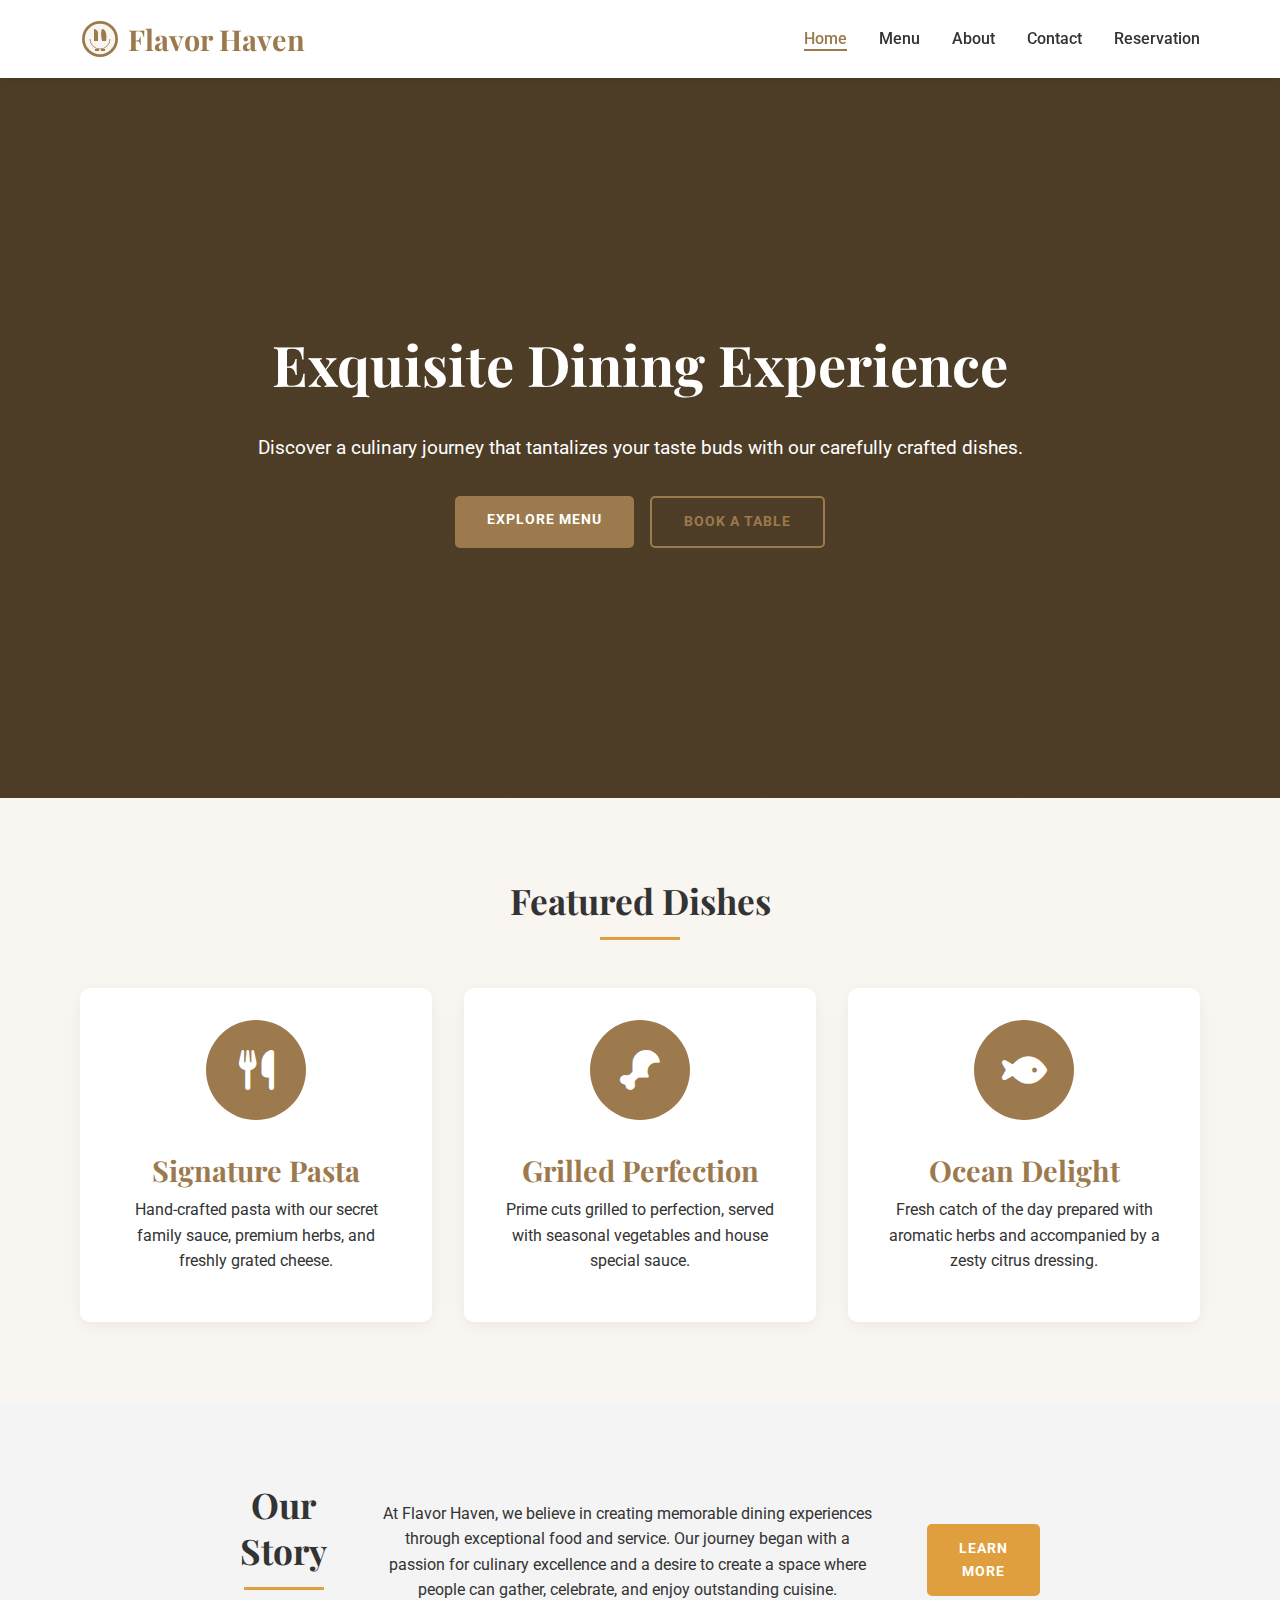
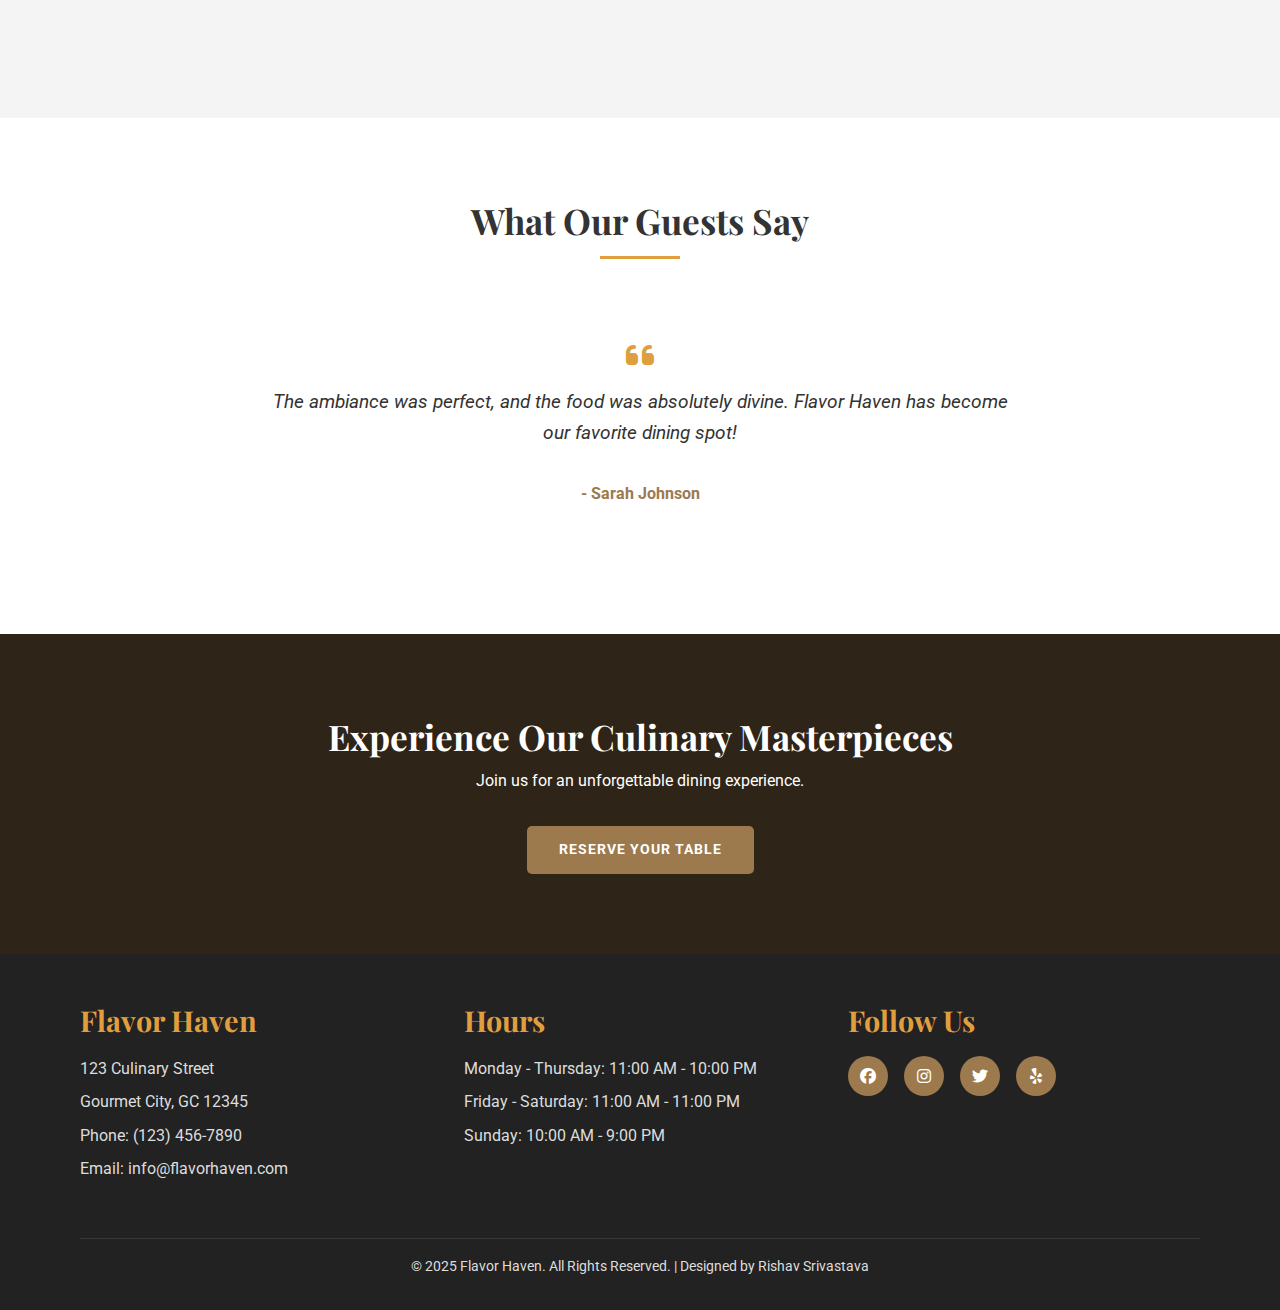
<file: index.html>
<!DOCTYPE html>
<html lang="en">
<head>
    <meta charset="UTF-8">
    <meta name="viewport" content="width=device-width, initial-scale=1.0">
    <title>Flavor Haven - Exquisite Dining Experience</title>
    <meta name="description" content="Flavor Haven offers an exquisite dining experience with a diverse menu of delicious dishes in a warm, welcoming atmosphere.">
    <!-- Google Fonts -->
    <link rel="preconnect" href="https://fonts.googleapis.com">
    <link rel="preconnect" href="https://fonts.gstatic.com" crossorigin>
    <link href="https://fonts.googleapis.com/css2?family=Playfair+Display:wght@400;700&family=Roboto:wght@300;400;700&display=swap" rel="stylesheet">
    <!-- Font Awesome -->
    <link rel="stylesheet" href="https://cdnjs.cloudflare.com/ajax/libs/font-awesome/6.4.0/css/all.min.css">
    <!-- Custom CSS -->
    <link rel="stylesheet" href="css/style.css">
</head>
<body>
    <header>
        <div class="container">
            <nav>
                <div class="logo">
                    <a href="index.html">
                        <img src="assets/logo.svg" alt="Flavor Haven Logo">
                        <span>Flavor Haven</span>
                    </a>
                </div>
                <ul class="nav-links">
                    <li><a href="index.html" class="active">Home</a></li>
                    <li><a href="menu.html">Menu</a></li>
                    <li><a href="about.html">About</a></li>
                    <li><a href="contact.html">Contact</a></li>
                    <li><a href="reservation.html">Reservation</a></li>
                </ul>
                <div class="hamburger">
                    <div class="bar"></div>
                    <div class="bar"></div>
                    <div class="bar"></div>
                </div>
            </nav>
        </div>
    </header>

    <section class="hero">
        <div class="container">
            <div class="hero-content">
                <h1>Exquisite Dining Experience</h1>
                <p>Discover a culinary journey that tantalizes your taste buds with our carefully crafted dishes.</p>
                <div class="cta-buttons">
                    <a href="menu.html" class="btn btn-primary">Explore Menu</a>
                    <a href="reservation.html" class="btn btn-secondary">Book a Table</a>
                </div>
            </div>
        </div>
    </section>

    <section class="featured">
        <div class="container">
            <h2 class="section-title">Featured Dishes</h2>
            <div class="featured-grid">
                <div class="featured-item">
                    <div class="featured-img">
                        <i class="featured-icon fa-solid fa-utensils"></i>
                    </div>
                    <h3>Signature Pasta</h3>
                    <p>Hand-crafted pasta with our secret family sauce, premium herbs, and freshly grated cheese.</p>
                </div>
                <div class="featured-item">
                    <div class="featured-img">
                        <i class="featured-icon fa-solid fa-drumstick-bite"></i>
                    </div>
                    <h3>Grilled Perfection</h3>
                    <p>Prime cuts grilled to perfection, served with seasonal vegetables and house special sauce.</p>
                </div>
                <div class="featured-item">
                    <div class="featured-img">
                        <i class="featured-icon fa-solid fa-fish"></i>
                    </div>
                    <h3>Ocean Delight</h3>
                    <p>Fresh catch of the day prepared with aromatic herbs and accompanied by a zesty citrus dressing.</p>
                </div>
            </div>
        </div>
    </section>

    <section class="about-preview">
        <div class="container">
            <div class="about-content">
                <h2 class="section-title">Our Story</h2>
                <p>At Flavor Haven, we believe in creating memorable dining experiences through exceptional food and service. Our journey began with a passion for culinary excellence and a desire to create a space where people can gather, celebrate, and enjoy outstanding cuisine.</p>
                <a href="about.html" class="btn btn-tertiary">Learn More</a>
            </div>
        </div>
    </section>

    <section class="testimonials">
        <div class="container">
            <h2 class="section-title">What Our Guests Say</h2>
            <div class="testimonial-carousel">
                <div class="testimonial-item">
                    <div class="testimonial-text">
                        <i class="fa-solid fa-quote-left"></i>
                        <p>The ambiance was perfect, and the food was absolutely divine. Flavor Haven has become our favorite dining spot!</p>
                    </div>
                    <div class="testimonial-author">
                        <p>- Sarah Johnson</p>
                    </div>
                </div>
            </div>
        </div>
    </section>

    <section class="cta">
        <div class="container">
            <h2>Experience Our Culinary Masterpieces</h2>
            <p>Join us for an unforgettable dining experience.</p>
            <a href="reservation.html" class="btn btn-primary">Reserve Your Table</a>
        </div>
    </section>

    <footer>
        <div class="container">
            <div class="footer-content">
                <div class="footer-info">
                    <h3>Flavor Haven</h3>
                    <p>123 Culinary Street</p>
                    <p>Gourmet City, GC 12345</p>
                    <p>Phone: (123) 456-7890</p>
                    <p>Email: info@flavorhaven.com</p>
                </div>
                <div class="footer-hours">
                    <h3>Hours</h3>
                    <p>Monday - Thursday: 11:00 AM - 10:00 PM</p>
                    <p>Friday - Saturday: 11:00 AM - 11:00 PM</p>
                    <p>Sunday: 10:00 AM - 9:00 PM</p>
                </div>
                <div class="footer-social">
                    <h3>Follow Us</h3>
                    <div class="social-icons">
                        <a href="#"><i class="fa-brands fa-facebook"></i></a>
                        <a href="#"><i class="fa-brands fa-instagram"></i></a>
                        <a href="#"><i class="fa-brands fa-twitter"></i></a>
                        <a href="#"><i class="fa-brands fa-yelp"></i></a>
                    </div>
                </div>
            </div>
            <div class="footer-bottom">
                <p>&copy; 2025 Flavor Haven. All Rights Reserved. | Designed by Rishav Srivastava</p>
            </div>
        </div>
    </footer>

    <script src="js/script.js"></script>
</body>
</html>
</file>
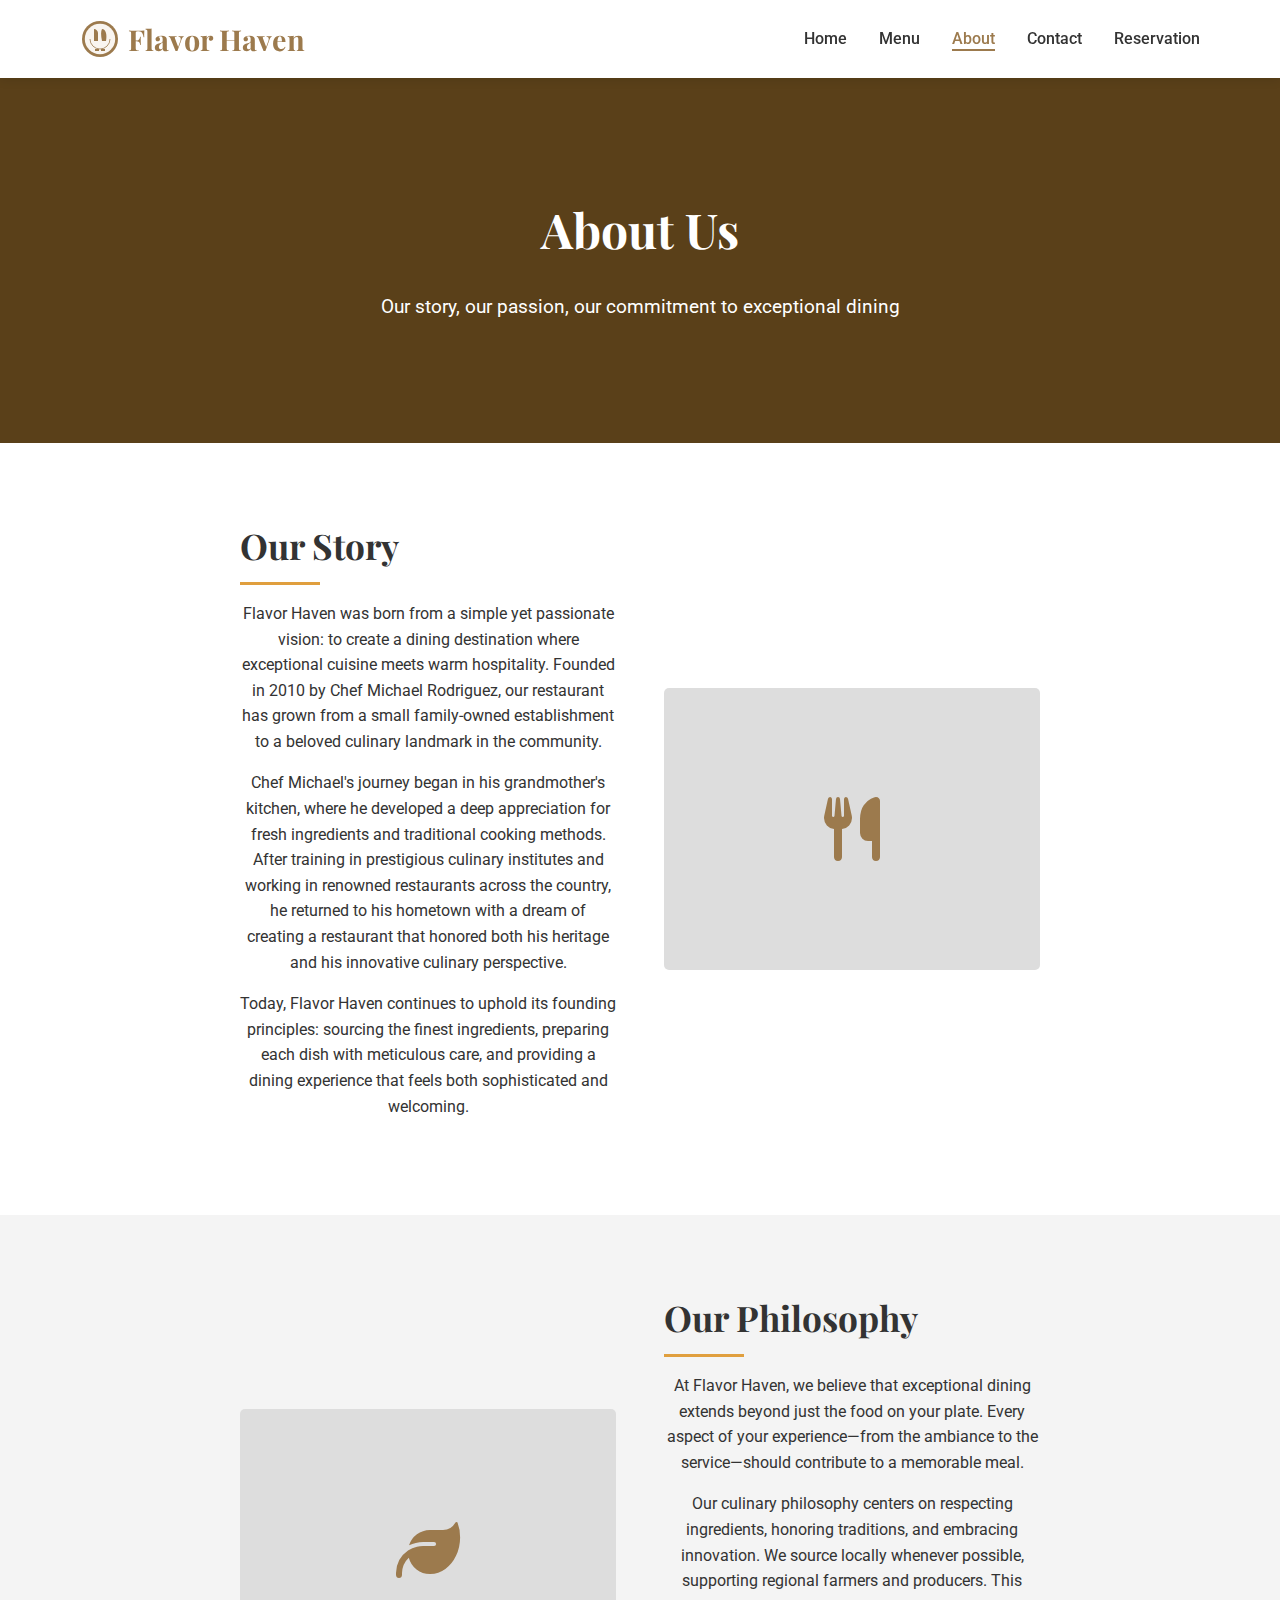
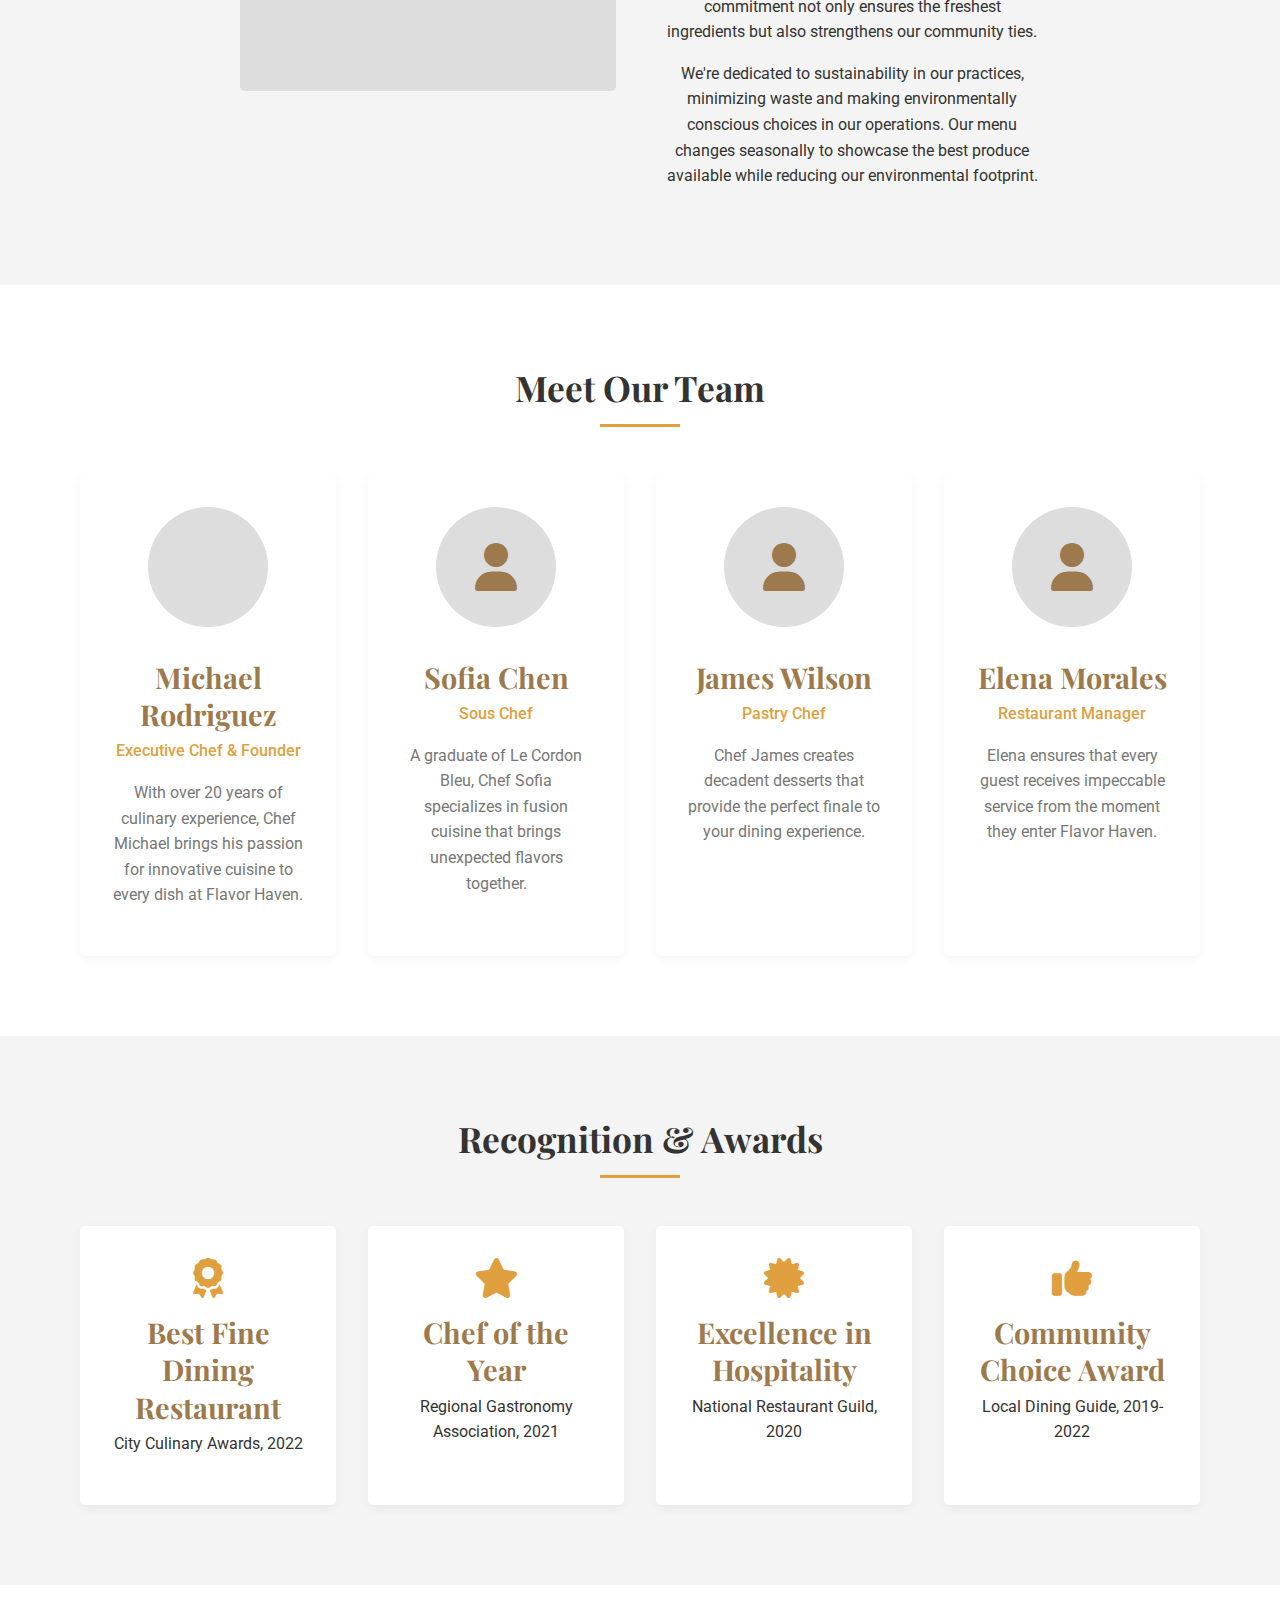
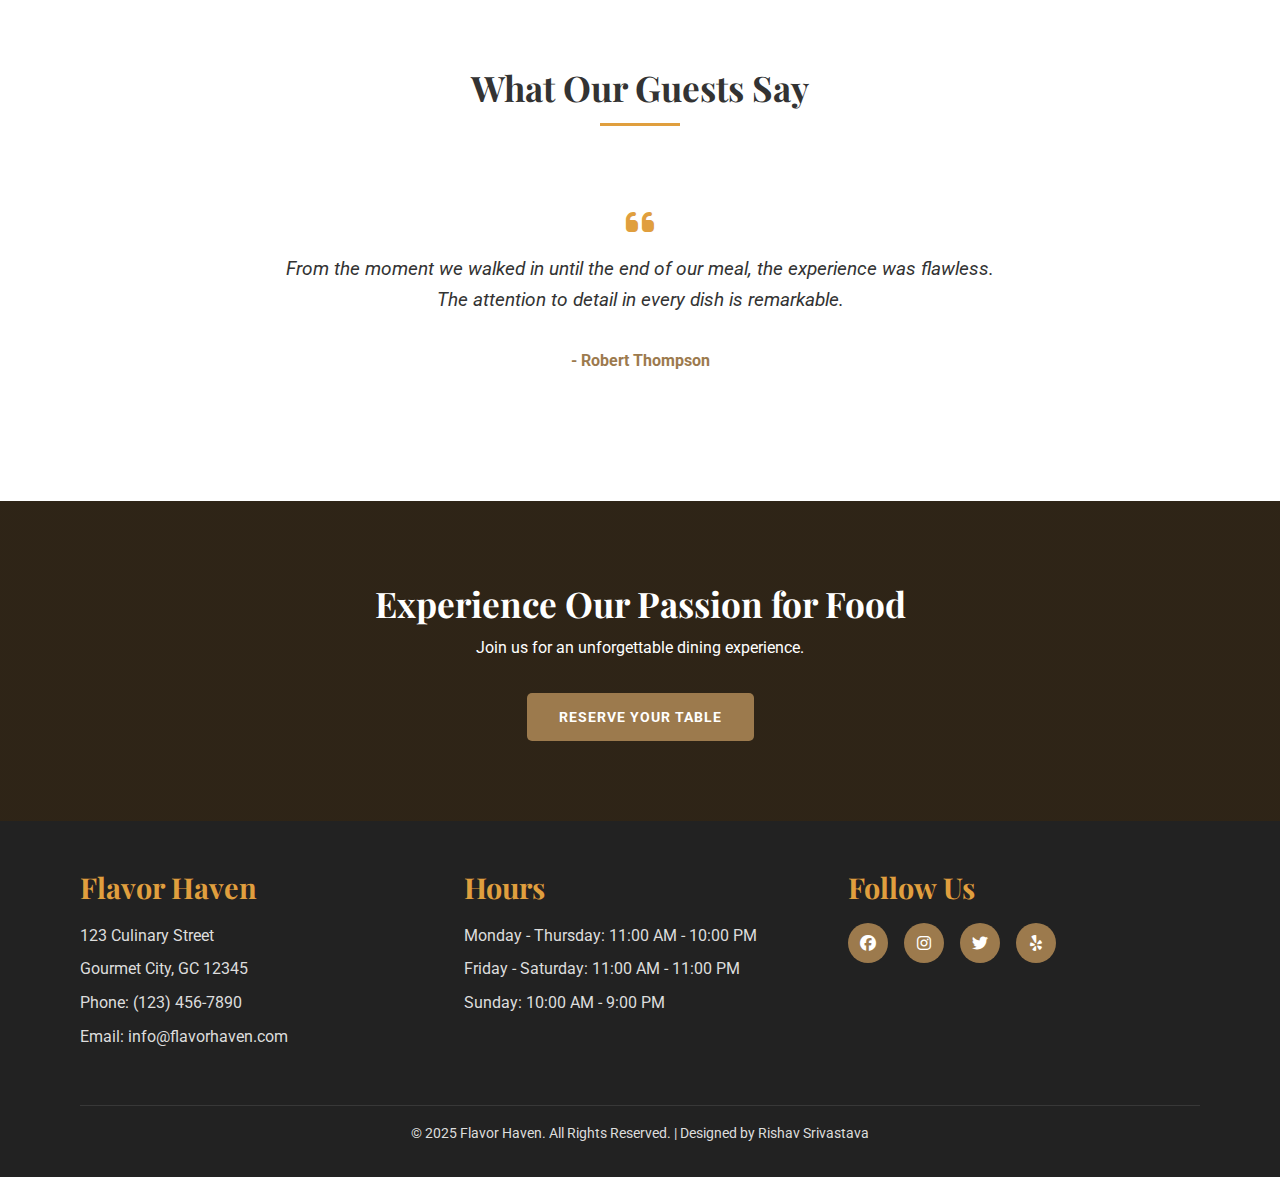
<file: about.html>
<!DOCTYPE html>
<html lang="en">
<head>
    <meta charset="UTF-8">
    <meta name="viewport" content="width=device-width, initial-scale=1.0">
    <title>About - Flavor Haven</title>
    <meta name="description" content="Learn about Flavor Haven's history, culinary philosophy, and the team behind our exceptional dining experience.">
    <!-- Google Fonts -->
    <link rel="preconnect" href="https://fonts.googleapis.com">
    <link rel="preconnect" href="https://fonts.gstatic.com" crossorigin>
    <link href="https://fonts.googleapis.com/css2?family=Playfair+Display:wght@400;700&family=Roboto:wght@300;400;700&display=swap" rel="stylesheet">
    <!-- Font Awesome -->
    <link rel="stylesheet" href="https://cdnjs.cloudflare.com/ajax/libs/font-awesome/6.4.0/css/all.min.css">
    <!-- Custom CSS -->
    <link rel="stylesheet" href="css/style.css">
</head>
<body>
    <header>
        <div class="container">
            <nav>
                <div class="logo">
                    <a href="index.html">
                        <img src="assets/logo.svg" alt="Flavor Haven Logo">
                        <span>Flavor Haven</span>
                    </a>
                </div>
                <ul class="nav-links">
                    <li><a href="index.html">Home</a></li>
                    <li><a href="menu.html">Menu</a></li>
                    <li><a href="about.html" class="active">About</a></li>
                    <li><a href="contact.html">Contact</a></li>
                    <li><a href="reservation.html">Reservation</a></li>
                </ul>
                <div class="hamburger">
                    <div class="bar"></div>
                    <div class="bar"></div>
                    <div class="bar"></div>
                </div>
            </nav>
        </div>
    </header>

    <section class="page-banner">
        <div class="container">
            <h1>About Us</h1>
            <p>Our story, our passion, our commitment to exceptional dining</p>
        </div>
    </section>

    <section class="about-story">
        <div class="container">
            <div class="about-content">
                <div class="about-text">
                    <h2 class="section-title">Our Story</h2>
                    <p>Flavor Haven was born from a simple yet passionate vision: to create a dining destination where exceptional cuisine meets warm hospitality. Founded in 2010 by Chef Michael Rodriguez, our restaurant has grown from a small family-owned establishment to a beloved culinary landmark in the community.</p>
                    <p>Chef Michael's journey began in his grandmother's kitchen, where he developed a deep appreciation for fresh ingredients and traditional cooking methods. After training in prestigious culinary institutes and working in renowned restaurants across the country, he returned to his hometown with a dream of creating a restaurant that honored both his heritage and his innovative culinary perspective.</p>
                    <p>Today, Flavor Haven continues to uphold its founding principles: sourcing the finest ingredients, preparing each dish with meticulous care, and providing a dining experience that feels both sophisticated and welcoming.</p>
                </div>
                <div class="about-image">
                    <div class="placeholder-img">
                        <i class="fa-solid fa-utensils"></i>
                    </div>
                </div>
            </div>
        </div>
    </section>

    <section class="about-philosophy">
        <div class="container">
            <div class="about-content reverse">
                <div class="about-text">
                    <h2 class="section-title">Our Philosophy</h2>
                    <p>At Flavor Haven, we believe that exceptional dining extends beyond just the food on your plate. Every aspect of your experience—from the ambiance to the service—should contribute to a memorable meal.</p>
                    <p>Our culinary philosophy centers on respecting ingredients, honoring traditions, and embracing innovation. We source locally whenever possible, supporting regional farmers and producers. This commitment not only ensures the freshest ingredients but also strengthens our community ties.</p>
                    <p>We're dedicated to sustainability in our practices, minimizing waste and making environmentally conscious choices in our operations. Our menu changes seasonally to showcase the best produce available while reducing our environmental footprint.</p>
                </div>
                <div class="about-image">
                    <div class="placeholder-img">
                        <i class="fa-solid fa-leaf"></i>
                    </div>
                </div>
            </div>
        </div>
    </section>

    <section class="team">
        <div class="container">
            <h2 class="section-title">Meet Our Team</h2>
            <div class="team-grid">
                <div class="team-member">
                    <div class="team-img">
                        <i class="fa-solid fa-user-chef"></i>
                    </div>
                    <h3>Michael Rodriguez</h3>
                    <p class="position">Executive Chef & Founder</p>
                    <p class="bio">With over 20 years of culinary experience, Chef Michael brings his passion for innovative cuisine to every dish at Flavor Haven.</p>
                </div>
                <div class="team-member">
                    <div class="team-img">
                        <i class="fa-solid fa-user"></i>
                    </div>
                    <h3>Sofia Chen</h3>
                    <p class="position">Sous Chef</p>
                    <p class="bio">A graduate of Le Cordon Bleu, Chef Sofia specializes in fusion cuisine that brings unexpected flavors together.</p>
                </div>
                <div class="team-member">
                    <div class="team-img">
                        <i class="fa-solid fa-user"></i>
                    </div>
                    <h3>James Wilson</h3>
                    <p class="position">Pastry Chef</p>
                    <p class="bio">Chef James creates decadent desserts that provide the perfect finale to your dining experience.</p>
                </div>
                <div class="team-member">
                    <div class="team-img">
                        <i class="fa-solid fa-user"></i>
                    </div>
                    <h3>Elena Morales</h3>
                    <p class="position">Restaurant Manager</p>
                    <p class="bio">Elena ensures that every guest receives impeccable service from the moment they enter Flavor Haven.</p>
                </div>
            </div>
        </div>
    </section>

    <section class="achievements">
        <div class="container">
            <h2 class="section-title">Recognition & Awards</h2>
            <div class="achievements-grid">
                <div class="achievement-item">
                    <i class="fa-solid fa-award"></i>
                    <h3>Best Fine Dining Restaurant</h3>
                    <p>City Culinary Awards, 2022</p>
                </div>
                <div class="achievement-item">
                    <i class="fa-solid fa-star"></i>
                    <h3>Chef of the Year</h3>
                    <p>Regional Gastronomy Association, 2021</p>
                </div>
                <div class="achievement-item">
                    <i class="fa-solid fa-certificate"></i>
                    <h3>Excellence in Hospitality</h3>
                    <p>National Restaurant Guild, 2020</p>
                </div>
                <div class="achievement-item">
                    <i class="fa-solid fa-thumbs-up"></i>
                    <h3>Community Choice Award</h3>
                    <p>Local Dining Guide, 2019-2022</p>
                </div>
            </div>
        </div>
    </section>

    <section class="testimonials">
        <div class="container">
            <h2 class="section-title">What Our Guests Say</h2>
            <div class="testimonial-carousel">
                <div class="testimonial-item">
                    <div class="testimonial-text">
                        <i class="fa-solid fa-quote-left"></i>
                        <p>From the moment we walked in until the end of our meal, the experience was flawless. The attention to detail in every dish is remarkable.</p>
                    </div>
                    <div class="testimonial-author">
                        <p>- Robert Thompson</p>
                    </div>
                </div>
            </div>
        </div>
    </section>

    <section class="cta">
        <div class="container">
            <h2>Experience Our Passion for Food</h2>
            <p>Join us for an unforgettable dining experience.</p>
            <a href="reservation.html" class="btn btn-primary">Reserve Your Table</a>
        </div>
    </section>

    <footer>
        <div class="container">
            <div class="footer-content">
                <div class="footer-info">
                    <h3>Flavor Haven</h3>
                    <p>123 Culinary Street</p>
                    <p>Gourmet City, GC 12345</p>
                    <p>Phone: (123) 456-7890</p>
                    <p>Email: info@flavorhaven.com</p>
                </div>
                <div class="footer-hours">
                    <h3>Hours</h3>
                    <p>Monday - Thursday: 11:00 AM - 10:00 PM</p>
                    <p>Friday - Saturday: 11:00 AM - 11:00 PM</p>
                    <p>Sunday: 10:00 AM - 9:00 PM</p>
                </div>
                <div class="footer-social">
                    <h3>Follow Us</h3>
                    <div class="social-icons">
                        <a href="#"><i class="fa-brands fa-facebook"></i></a>
                        <a href="#"><i class="fa-brands fa-instagram"></i></a>
                        <a href="#"><i class="fa-brands fa-twitter"></i></a>
                        <a href="#"><i class="fa-brands fa-yelp"></i></a>
                    </div>
                </div>
            </div>
            <div class="footer-bottom">
                <p>&copy; 2025 Flavor Haven. All Rights Reserved. | Designed by Rishav Srivastava</p>
            </div>
        </div>
    </footer>

    <script src="js/script.js"></script>
</body>
</html>
</file>
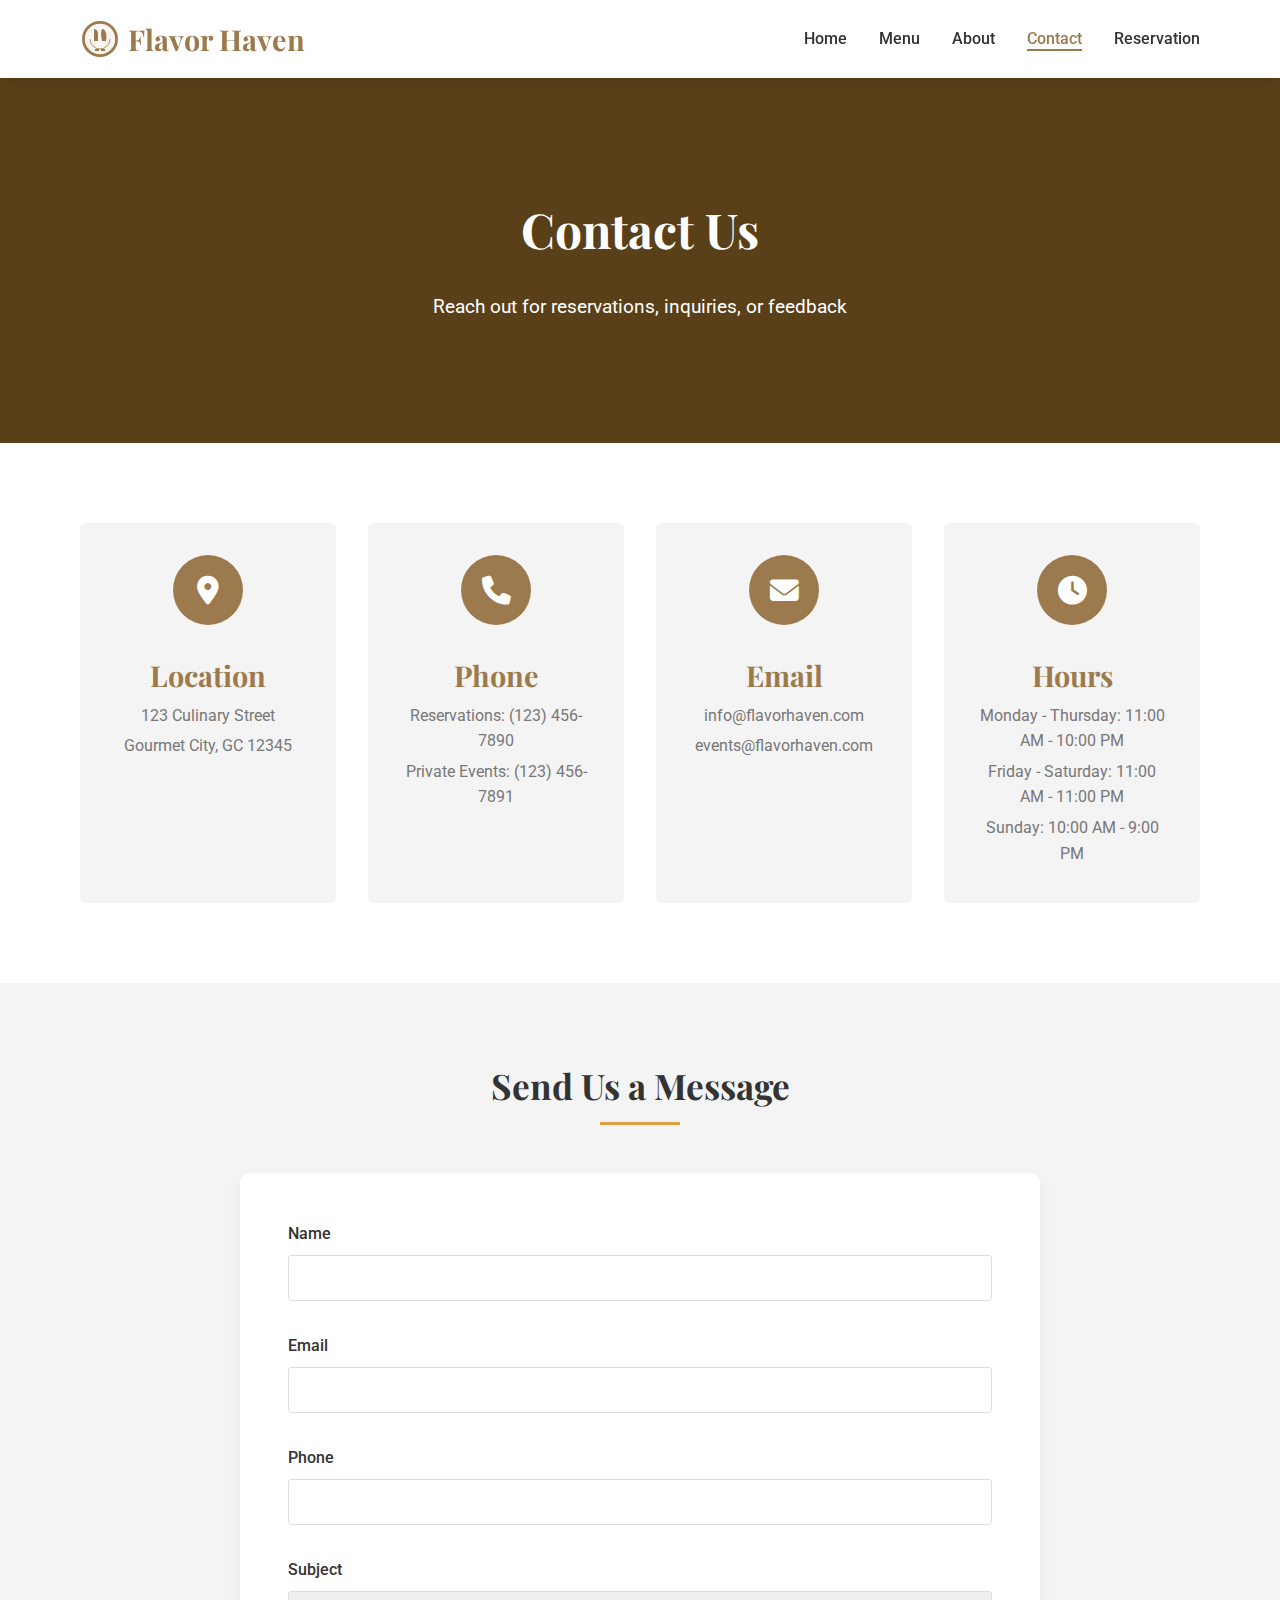
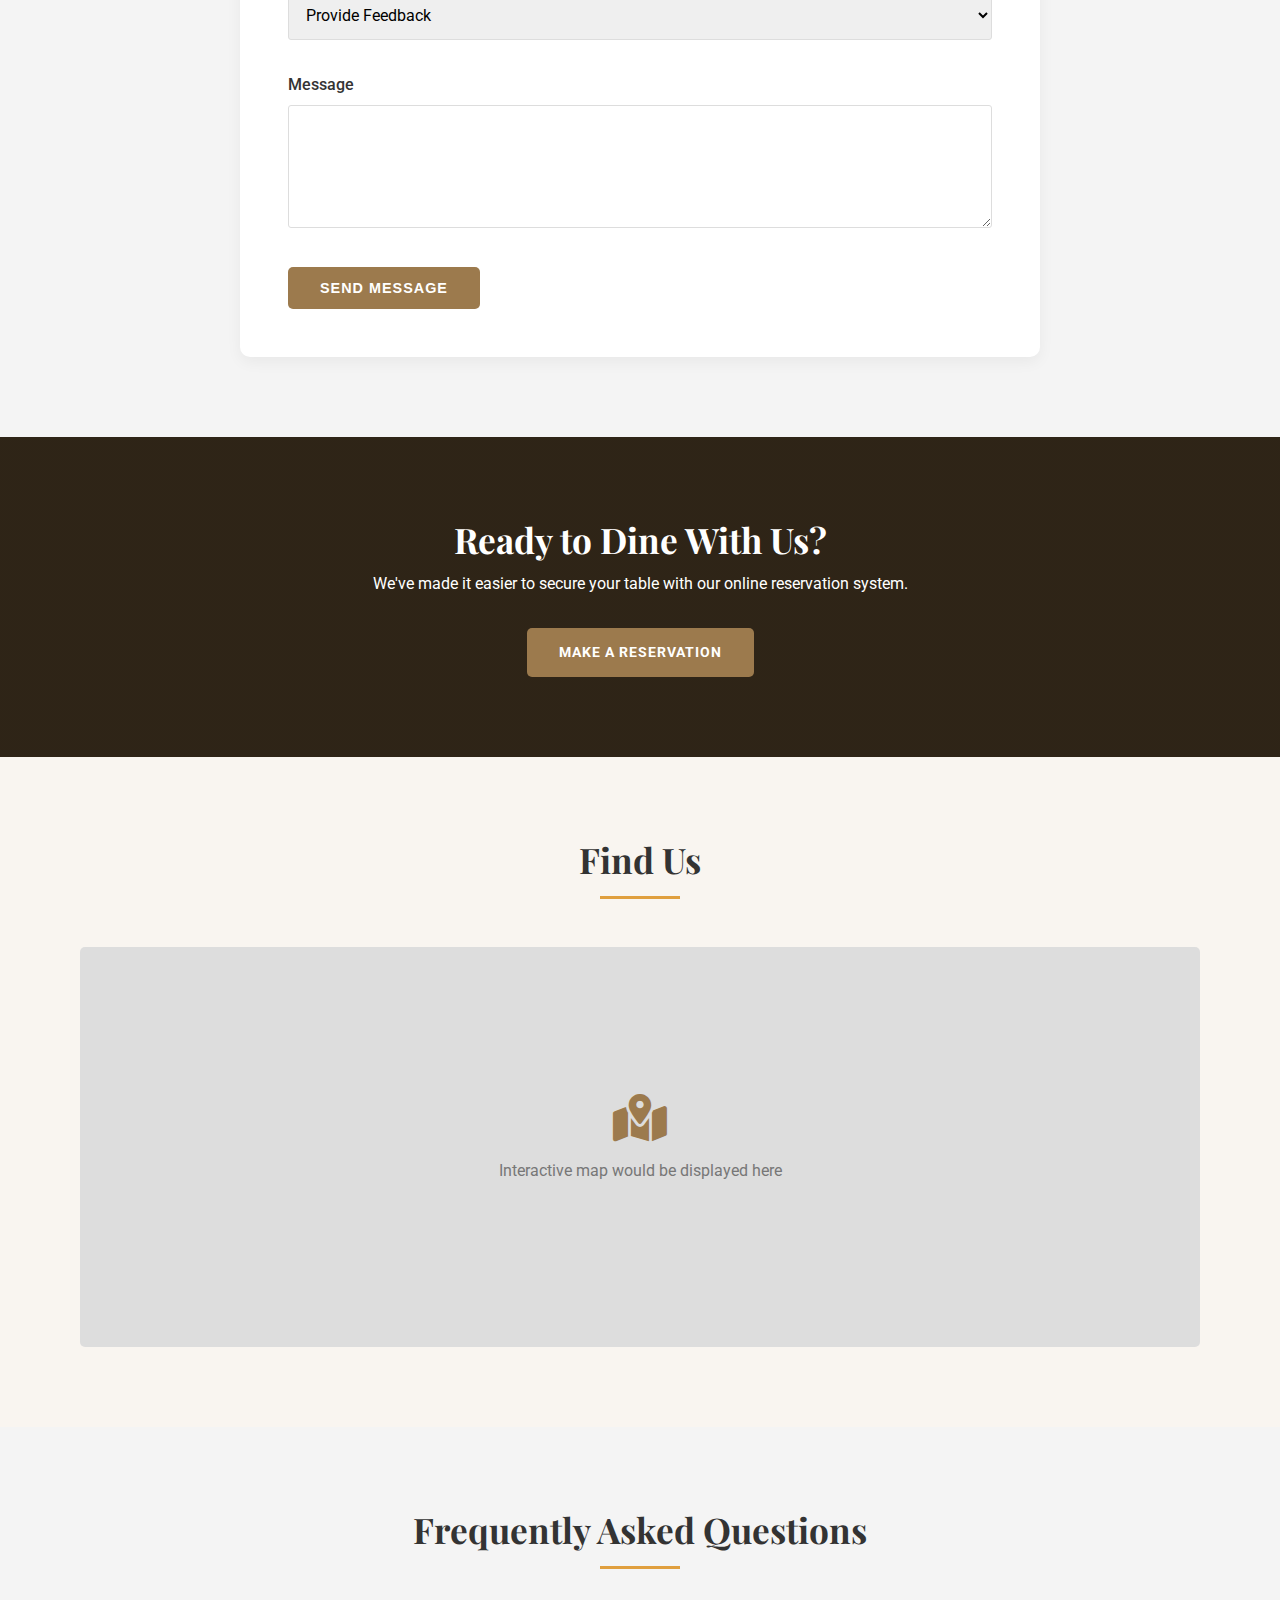
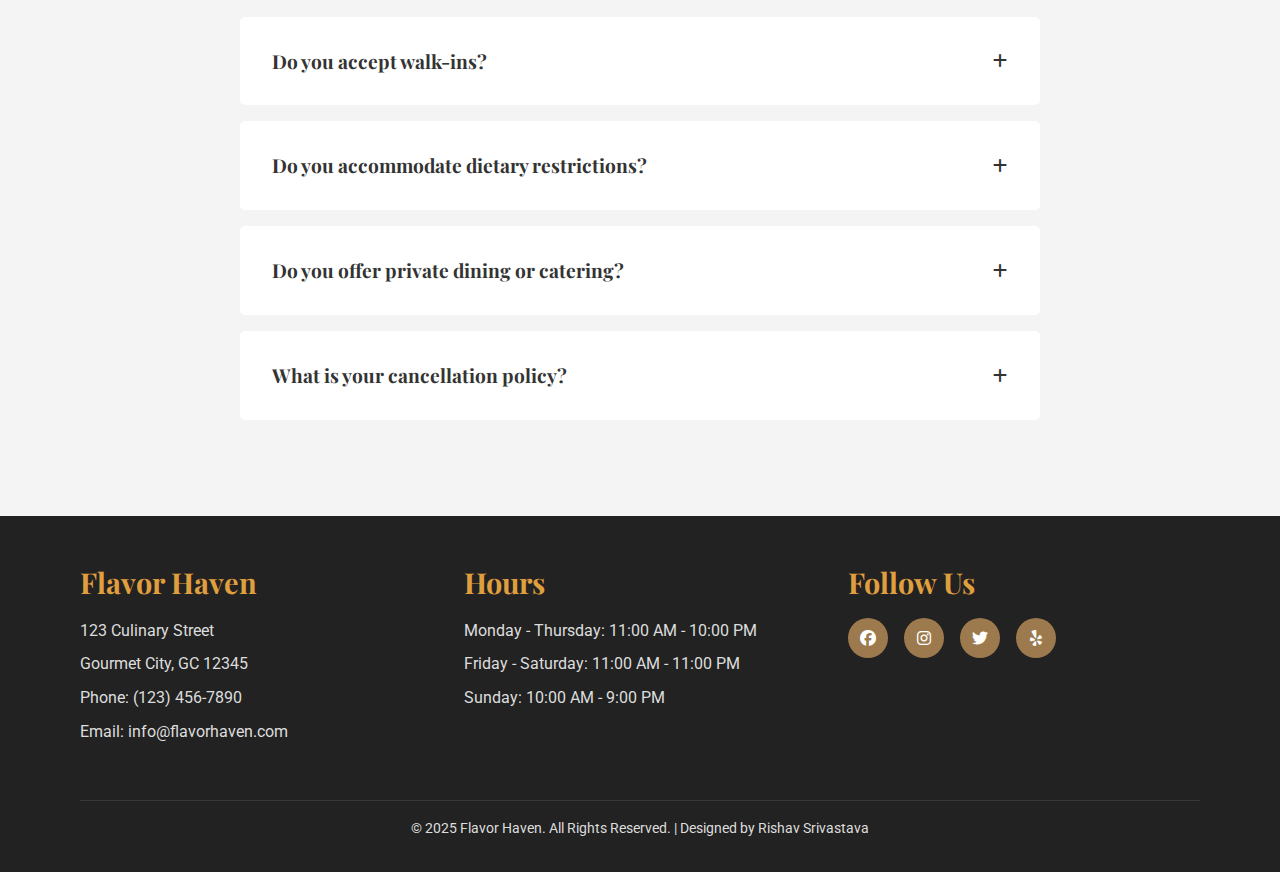
<file: contact.html>
<!DOCTYPE html>
<html lang="en">
<head>
    <meta charset="UTF-8">
    <meta name="viewport" content="width=device-width, initial-scale=1.0">
    <title>Contact - Flavor Haven</title>
    <meta name="description" content="Contact Flavor Haven to make a reservation, provide feedback, or inquire about private events and catering services.">
    <!-- Google Fonts -->
    <link rel="preconnect" href="https://fonts.googleapis.com">
    <link rel="preconnect" href="https://fonts.gstatic.com" crossorigin>
    <link href="https://fonts.googleapis.com/css2?family=Playfair+Display:wght@400;700&family=Roboto:wght@300;400;700&display=swap" rel="stylesheet">
    <!-- Font Awesome -->
    <link rel="stylesheet" href="https://cdnjs.cloudflare.com/ajax/libs/font-awesome/6.4.0/css/all.min.css">
    <!-- Custom CSS -->
    <link rel="stylesheet" href="css/style.css">
</head>
<body>
    <header>
        <div class="container">
            <nav>
                <div class="logo">
                    <a href="index.html">
                        <img src="assets/logo.svg" alt="Flavor Haven Logo">
                        <span>Flavor Haven</span>
                    </a>
                </div>
                <ul class="nav-links">
                    <li><a href="index.html">Home</a></li>
                    <li><a href="menu.html">Menu</a></li>
                    <li><a href="about.html">About</a></li>
                    <li><a href="contact.html" class="active">Contact</a></li>
                    <li><a href="reservation.html">Reservation</a></li>
                </ul>
                <div class="hamburger">
                    <div class="bar"></div>
                    <div class="bar"></div>
                    <div class="bar"></div>
                </div>
            </nav>
        </div>
    </header>

    <section class="page-banner">
        <div class="container">
            <h1>Contact Us</h1>
            <p>Reach out for reservations, inquiries, or feedback</p>
        </div>
    </section>

    <section class="contact-info">
        <div class="container">
            <div class="contact-grid">
                <div class="contact-card">
                    <div class="contact-icon">
                        <i class="fa-solid fa-location-dot"></i>
                    </div>
                    <h3>Location</h3>
                    <p>123 Culinary Street</p>
                    <p>Gourmet City, GC 12345</p>
                </div>
                <div class="contact-card">
                    <div class="contact-icon">
                        <i class="fa-solid fa-phone"></i>
                    </div>
                    <h3>Phone</h3>
                    <p>Reservations: (123) 456-7890</p>
                    <p>Private Events: (123) 456-7891</p>
                </div>
                <div class="contact-card">
                    <div class="contact-icon">
                        <i class="fa-solid fa-envelope"></i>
                    </div>
                    <h3>Email</h3>
                    <p>info@flavorhaven.com</p>
                    <p>events@flavorhaven.com</p>
                </div>
                <div class="contact-card">
                    <div class="contact-icon">
                        <i class="fa-solid fa-clock"></i>
                    </div>
                    <h3>Hours</h3>
                    <p>Monday - Thursday: 11:00 AM - 10:00 PM</p>
                    <p>Friday - Saturday: 11:00 AM - 11:00 PM</p>
                    <p>Sunday: 10:00 AM - 9:00 PM</p>
                </div>
            </div>
        </div>
    </section>

    <section class="contact-form-section">
        <div class="container">
            <h2 class="section-title">Send Us a Message</h2>
            <div class="form-container">
                <form id="contactForm" class="contact-form">
                    <div class="form-group">
                        <label for="name">Name</label>
                        <input type="text" id="name" name="name" required>
                    </div>
                    <div class="form-group">
                        <label for="email">Email</label>
                        <input type="email" id="email" name="email" required>
                    </div>
                    <div class="form-group">
                        <label for="phone">Phone</label>
                        <input type="tel" id="phone" name="phone">
                    </div>
                    <div class="form-group">
                        <label for="subject">Subject</label>
                        <select id="subject" name="subject">
                            <option value="feedback">Provide Feedback</option>
                            <option value="event">Private Event Inquiry</option>
                            <option value="catering">Catering Services</option>
                            <option value="question">General Question</option>
                            <option value="other">Other</option>
                        </select>
                    </div>
                    <div class="form-group">
                        <label for="message">Message</label>
                        <textarea id="message" name="message" rows="5" required></textarea>
                    </div>
                    <button type="submit" class="btn btn-primary">Send Message</button>
                </form>
                <div id="formSuccess" class="form-success">
                    <i class="fa-solid fa-check-circle"></i>
                    <h3>Thank You!</h3>
                    <p>Your message has been sent successfully. We'll get back to you shortly.</p>
                </div>
            </div>
        </div>
    </section>

    <section class="cta">
        <div class="container">
            <h2>Ready to Dine With Us?</h2>
            <p>We've made it easier to secure your table with our online reservation system.</p>
            <a href="reservation.html" class="btn btn-primary">Make a Reservation</a>
        </div>
    </section>

    <section class="map-section">
        <div class="container">
            <h2 class="section-title">Find Us</h2>
            <div class="map-container">
                <!-- Replaced with a placeholder for now -->
                <div class="map-placeholder">
                    <i class="fa-solid fa-map-location-dot"></i>
                    <p>Interactive map would be displayed here</p>
                </div>
            </div>
        </div>
    </section>

    <section class="faq">
        <div class="container">
            <h2 class="section-title">Frequently Asked Questions</h2>
            <div class="faq-list">
                <div class="faq-item">
                    <div class="faq-question">
                        <h3>Do you accept walk-ins?</h3>
                        <i class="fa-solid fa-plus"></i>
                    </div>
                    <div class="faq-answer">
                        <p>Yes, we accept walk-ins based on availability. However, we recommend making a reservation, especially for weekend dining and larger groups.</p>
                    </div>
                </div>
                <div class="faq-item">
                    <div class="faq-question">
                        <h3>Do you accommodate dietary restrictions?</h3>
                        <i class="fa-solid fa-plus"></i>
                    </div>
                    <div class="faq-answer">
                        <p>Absolutely! We offer vegetarian, vegan, and gluten-free options. Please inform your server about any allergies or dietary requirements, and our chefs will be happy to accommodate you.</p>
                    </div>
                </div>
                <div class="faq-item">
                    <div class="faq-question">
                        <h3>Do you offer private dining or catering?</h3>
                        <i class="fa-solid fa-plus"></i>
                    </div>
                    <div class="faq-answer">
                        <p>Yes, we offer private dining experiences for special occasions and catering services for events. Please contact us at events@flavorhaven.com for more information and availability.</p>
                    </div>
                </div>
                <div class="faq-item">
                    <div class="faq-question">
                        <h3>What is your cancellation policy?</h3>
                        <i class="fa-solid fa-plus"></i>
                    </div>
                    <div class="faq-answer">
                        <p>We appreciate at least 24 hours' notice for cancellations. For parties of 6 or more, we require 48 hours' notice to avoid a cancellation fee.</p>
                    </div>
                </div>
            </div>
        </div>
    </section>

    <footer>
        <div class="container">
            <div class="footer-content">
                <div class="footer-info">
                    <h3>Flavor Haven</h3>
                    <p>123 Culinary Street</p>
                    <p>Gourmet City, GC 12345</p>
                    <p>Phone: (123) 456-7890</p>
                    <p>Email: info@flavorhaven.com</p>
                </div>
                <div class="footer-hours">
                    <h3>Hours</h3>
                    <p>Monday - Thursday: 11:00 AM - 10:00 PM</p>
                    <p>Friday - Saturday: 11:00 AM - 11:00 PM</p>
                    <p>Sunday: 10:00 AM - 9:00 PM</p>
                </div>
                <div class="footer-social">
                    <h3>Follow Us</h3>
                    <div class="social-icons">
                        <a href="#"><i class="fa-brands fa-facebook"></i></a>
                        <a href="#"><i class="fa-brands fa-instagram"></i></a>
                        <a href="#"><i class="fa-brands fa-twitter"></i></a>
                        <a href="#"><i class="fa-brands fa-yelp"></i></a>
                    </div>
                </div>
            </div>
            <div class="footer-bottom">
                <p>&copy; 2025 Flavor Haven. All Rights Reserved. | Designed by Rishav Srivastava</p>
            </div>
        </div>
    </footer>

    <script src="js/script.js"></script>
</body>
</html>
</file>
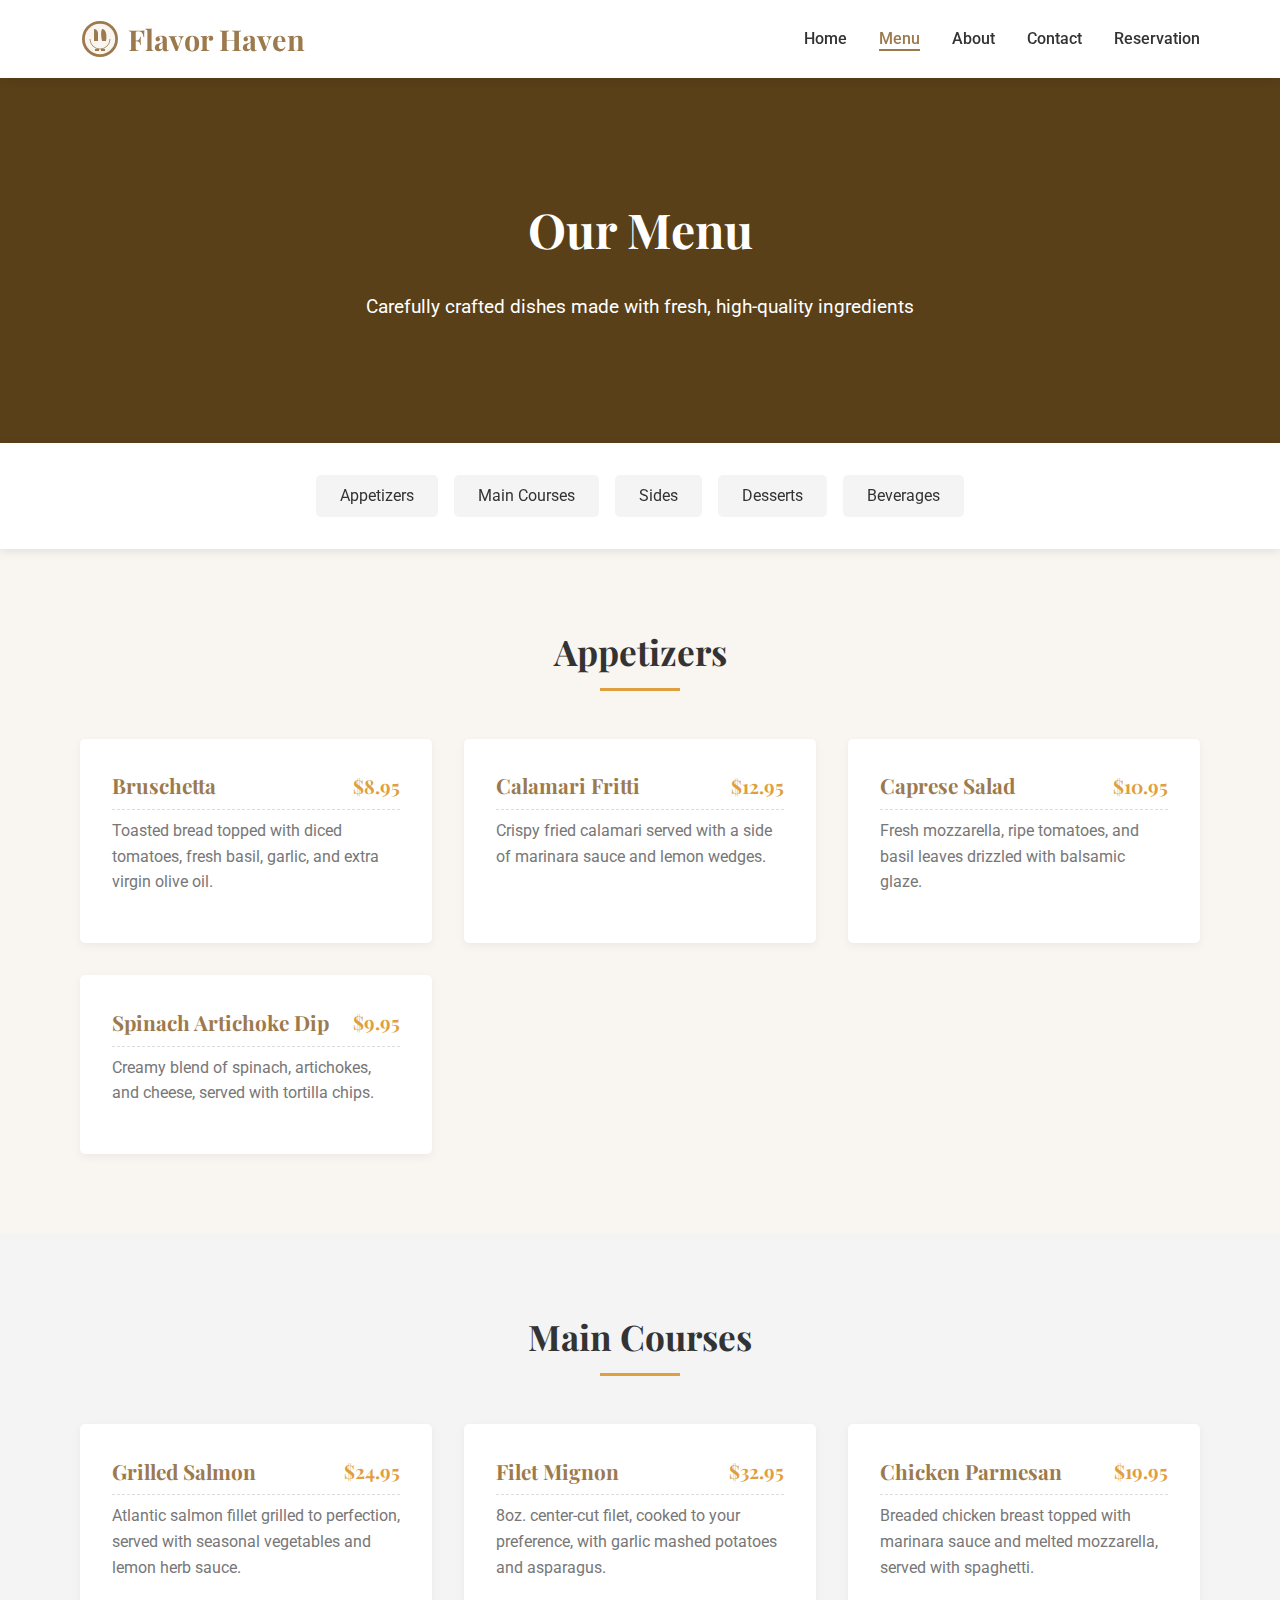
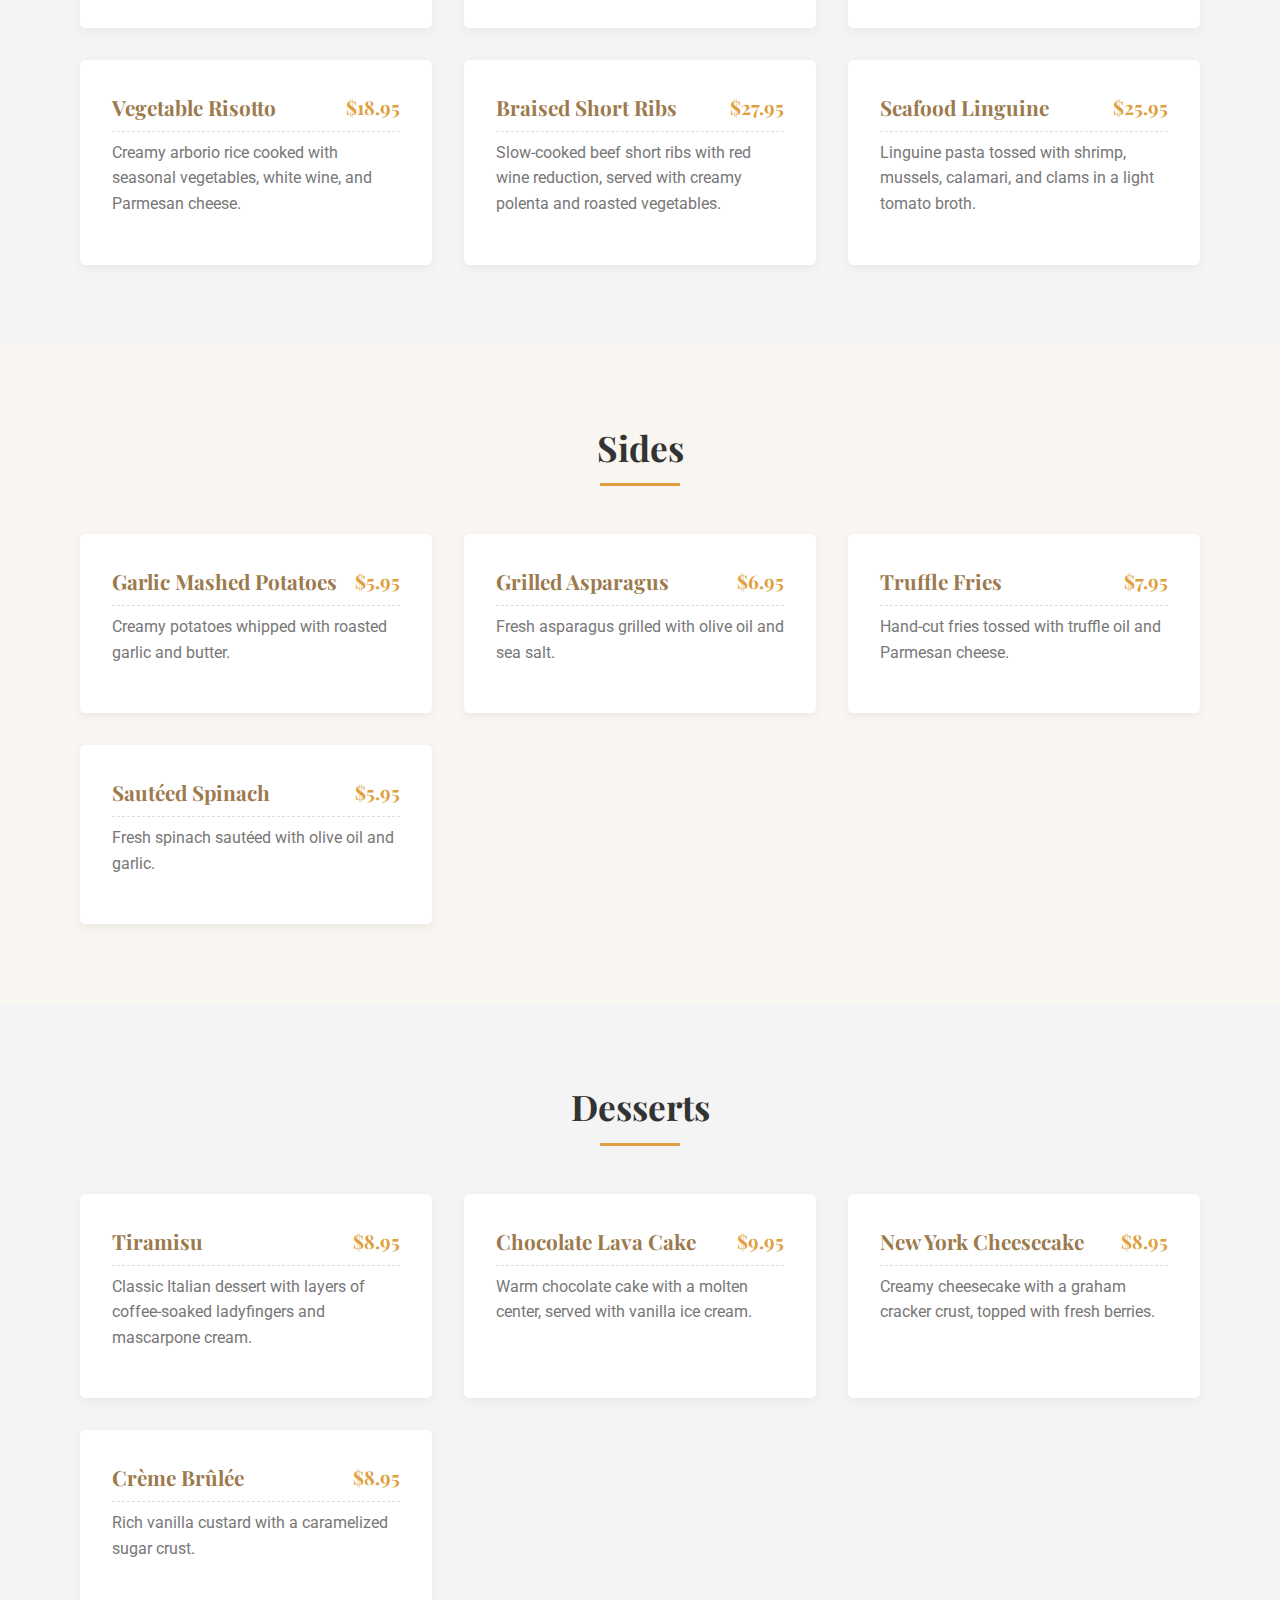
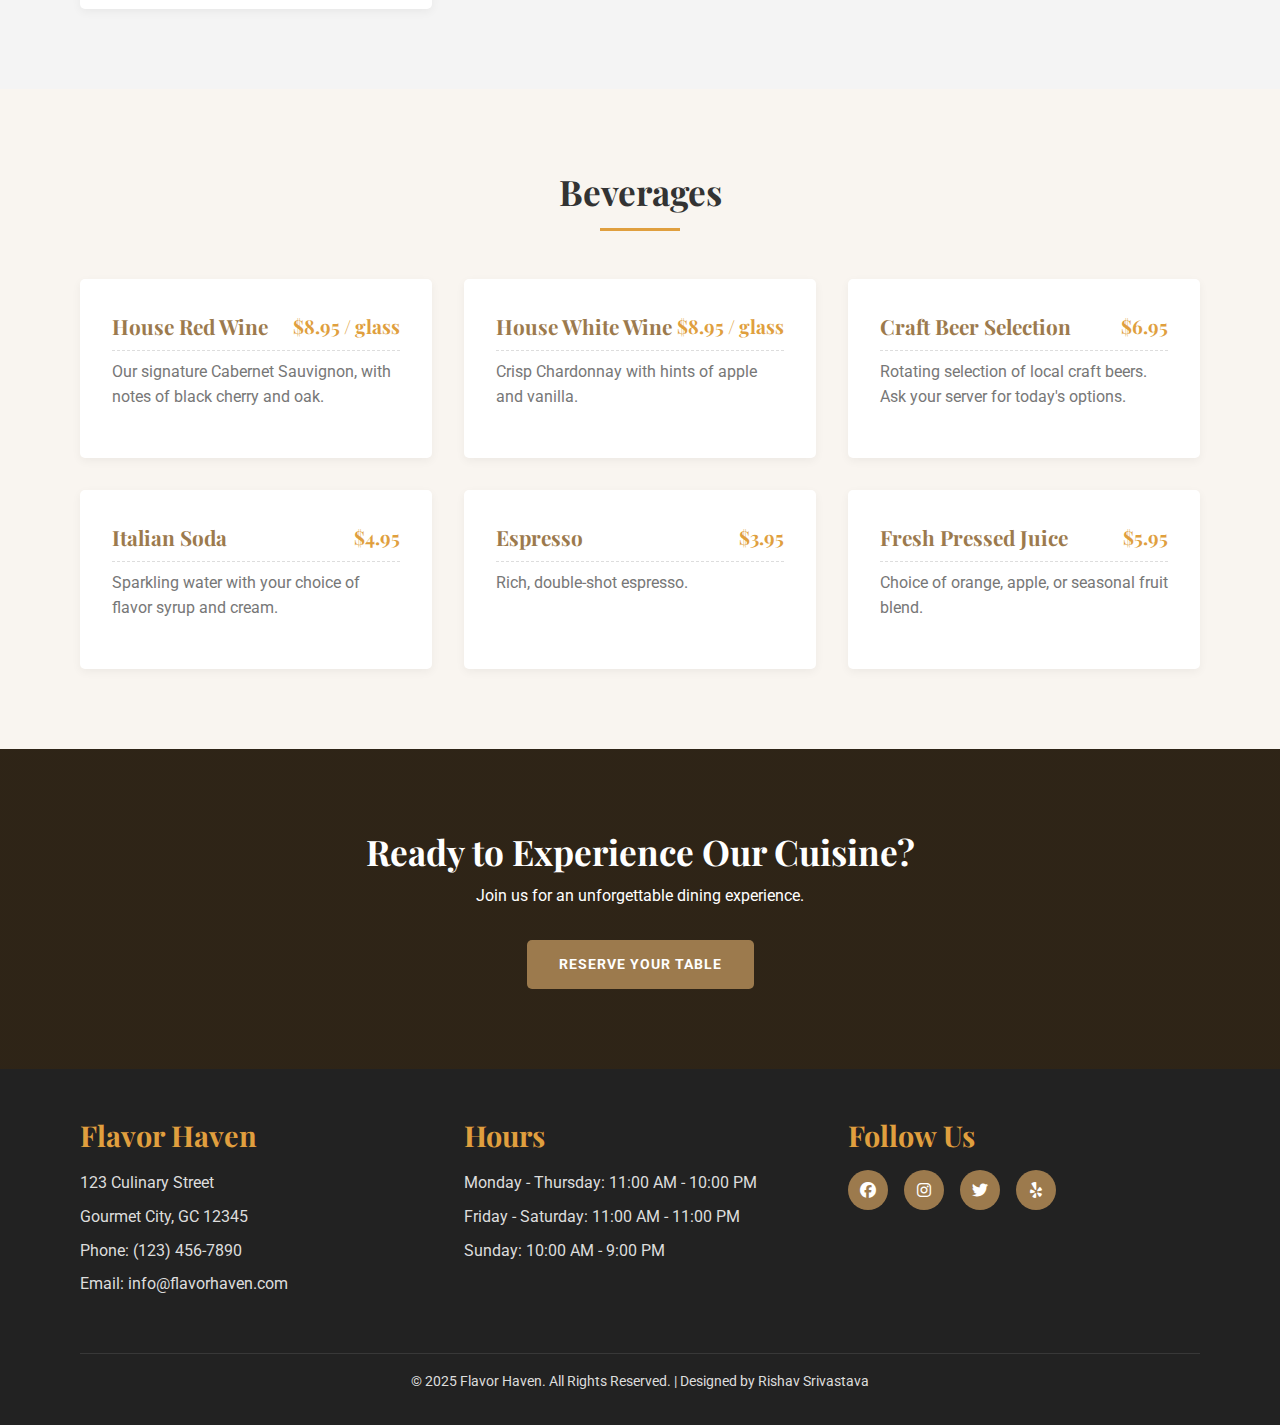
<file: menu.html>
<!DOCTYPE html>
<html lang="en">
<head>
    <meta charset="UTF-8">
    <meta name="viewport" content="width=device-width, initial-scale=1.0">
    <title>Menu - Flavor Haven</title>
    <meta name="description" content="Explore our diverse menu featuring appetizers, main courses, desserts, and beverages at Flavor Haven.">
    <!-- Google Fonts -->
    <link rel="preconnect" href="https://fonts.googleapis.com">
    <link rel="preconnect" href="https://fonts.gstatic.com" crossorigin>
    <link href="https://fonts.googleapis.com/css2?family=Playfair+Display:wght@400;700&family=Roboto:wght@300;400;700&display=swap" rel="stylesheet">
    <!-- Font Awesome -->
    <link rel="stylesheet" href="https://cdnjs.cloudflare.com/ajax/libs/font-awesome/6.4.0/css/all.min.css">
    <!-- Custom CSS -->
    <link rel="stylesheet" href="css/style.css">
</head>
<body>
    <header>
        <div class="container">
            <nav>
                <div class="logo">
                    <a href="index.html">
                        <img src="assets/logo.svg" alt="Flavor Haven Logo">
                        <span>Flavor Haven</span>
                    </a>
                </div>
                <ul class="nav-links">
                    <li><a href="index.html">Home</a></li>
                    <li><a href="menu.html" class="active">Menu</a></li>
                    <li><a href="about.html">About</a></li>
                    <li><a href="contact.html">Contact</a></li>
                    <li><a href="reservation.html">Reservation</a></li>
                </ul>
                <div class="hamburger">
                    <div class="bar"></div>
                    <div class="bar"></div>
                    <div class="bar"></div>
                </div>
            </nav>
        </div>
    </header>

    <section class="page-banner">
        <div class="container">
            <h1>Our Menu</h1>
            <p>Carefully crafted dishes made with fresh, high-quality ingredients</p>
        </div>
    </section>

    <section class="menu-navigation">
        <div class="container">
            <div class="menu-nav-items">
                <a href="#appetizers" class="menu-nav-item">Appetizers</a>
                <a href="#main-courses" class="menu-nav-item">Main Courses</a>
                <a href="#sides" class="menu-nav-item">Sides</a>
                <a href="#desserts" class="menu-nav-item">Desserts</a>
                <a href="#beverages" class="menu-nav-item">Beverages</a>
            </div>
        </div>
    </section>

    <section id="appetizers" class="menu-section">
        <div class="container">
            <h2 class="section-title">Appetizers</h2>
            <div class="menu-grid">
                <div class="menu-item">
                    <div class="menu-item-header">
                        <h3>Bruschetta</h3>
                        <span class="price">$8.95</span>
                    </div>
                    <p class="description">Toasted bread topped with diced tomatoes, fresh basil, garlic, and extra virgin olive oil.</p>
                </div>
                <div class="menu-item">
                    <div class="menu-item-header">
                        <h3>Calamari Fritti</h3>
                        <span class="price">$12.95</span>
                    </div>
                    <p class="description">Crispy fried calamari served with a side of marinara sauce and lemon wedges.</p>
                </div>
                <div class="menu-item">
                    <div class="menu-item-header">
                        <h3>Caprese Salad</h3>
                        <span class="price">$10.95</span>
                    </div>
                    <p class="description">Fresh mozzarella, ripe tomatoes, and basil leaves drizzled with balsamic glaze.</p>
                </div>
                <div class="menu-item">
                    <div class="menu-item-header">
                        <h3>Spinach Artichoke Dip</h3>
                        <span class="price">$9.95</span>
                    </div>
                    <p class="description">Creamy blend of spinach, artichokes, and cheese, served with tortilla chips.</p>
                </div>
            </div>
        </div>
    </section>

    <section id="main-courses" class="menu-section">
        <div class="container">
            <h2 class="section-title">Main Courses</h2>
            <div class="menu-grid">
                <div class="menu-item">
                    <div class="menu-item-header">
                        <h3>Grilled Salmon</h3>
                        <span class="price">$24.95</span>
                    </div>
                    <p class="description">Atlantic salmon fillet grilled to perfection, served with seasonal vegetables and lemon herb sauce.</p>
                </div>
                <div class="menu-item">
                    <div class="menu-item-header">
                        <h3>Filet Mignon</h3>
                        <span class="price">$32.95</span>
                    </div>
                    <p class="description">8oz. center-cut filet, cooked to your preference, with garlic mashed potatoes and asparagus.</p>
                </div>
                <div class="menu-item">
                    <div class="menu-item-header">
                        <h3>Chicken Parmesan</h3>
                        <span class="price">$19.95</span>
                    </div>
                    <p class="description">Breaded chicken breast topped with marinara sauce and melted mozzarella, served with spaghetti.</p>
                </div>
                <div class="menu-item">
                    <div class="menu-item-header">
                        <h3>Vegetable Risotto</h3>
                        <span class="price">$18.95</span>
                    </div>
                    <p class="description">Creamy arborio rice cooked with seasonal vegetables, white wine, and Parmesan cheese.</p>
                </div>
                <div class="menu-item">
                    <div class="menu-item-header">
                        <h3>Braised Short Ribs</h3>
                        <span class="price">$27.95</span>
                    </div>
                    <p class="description">Slow-cooked beef short ribs with red wine reduction, served with creamy polenta and roasted vegetables.</p>
                </div>
                <div class="menu-item">
                    <div class="menu-item-header">
                        <h3>Seafood Linguine</h3>
                        <span class="price">$25.95</span>
                    </div>
                    <p class="description">Linguine pasta tossed with shrimp, mussels, calamari, and clams in a light tomato broth.</p>
                </div>
            </div>
        </div>
    </section>

    <section id="sides" class="menu-section">
        <div class="container">
            <h2 class="section-title">Sides</h2>
            <div class="menu-grid">
                <div class="menu-item">
                    <div class="menu-item-header">
                        <h3>Garlic Mashed Potatoes</h3>
                        <span class="price">$5.95</span>
                    </div>
                    <p class="description">Creamy potatoes whipped with roasted garlic and butter.</p>
                </div>
                <div class="menu-item">
                    <div class="menu-item-header">
                        <h3>Grilled Asparagus</h3>
                        <span class="price">$6.95</span>
                    </div>
                    <p class="description">Fresh asparagus grilled with olive oil and sea salt.</p>
                </div>
                <div class="menu-item">
                    <div class="menu-item-header">
                        <h3>Truffle Fries</h3>
                        <span class="price">$7.95</span>
                    </div>
                    <p class="description">Hand-cut fries tossed with truffle oil and Parmesan cheese.</p>
                </div>
                <div class="menu-item">
                    <div class="menu-item-header">
                        <h3>Sautéed Spinach</h3>
                        <span class="price">$5.95</span>
                    </div>
                    <p class="description">Fresh spinach sautéed with olive oil and garlic.</p>
                </div>
            </div>
        </div>
    </section>

    <section id="desserts" class="menu-section">
        <div class="container">
            <h2 class="section-title">Desserts</h2>
            <div class="menu-grid">
                <div class="menu-item">
                    <div class="menu-item-header">
                        <h3>Tiramisu</h3>
                        <span class="price">$8.95</span>
                    </div>
                    <p class="description">Classic Italian dessert with layers of coffee-soaked ladyfingers and mascarpone cream.</p>
                </div>
                <div class="menu-item">
                    <div class="menu-item-header">
                        <h3>Chocolate Lava Cake</h3>
                        <span class="price">$9.95</span>
                    </div>
                    <p class="description">Warm chocolate cake with a molten center, served with vanilla ice cream.</p>
                </div>
                <div class="menu-item">
                    <div class="menu-item-header">
                        <h3>New York Cheesecake</h3>
                        <span class="price">$8.95</span>
                    </div>
                    <p class="description">Creamy cheesecake with a graham cracker crust, topped with fresh berries.</p>
                </div>
                <div class="menu-item">
                    <div class="menu-item-header">
                        <h3>Crème Brûlée</h3>
                        <span class="price">$8.95</span>
                    </div>
                    <p class="description">Rich vanilla custard with a caramelized sugar crust.</p>
                </div>
            </div>
        </div>
    </section>

    <section id="beverages" class="menu-section">
        <div class="container">
            <h2 class="section-title">Beverages</h2>
            <div class="menu-grid">
                <div class="menu-item">
                    <div class="menu-item-header">
                        <h3>House Red Wine</h3>
                        <span class="price">$8.95 / glass</span>
                    </div>
                    <p class="description">Our signature Cabernet Sauvignon, with notes of black cherry and oak.</p>
                </div>
                <div class="menu-item">
                    <div class="menu-item-header">
                        <h3>House White Wine</h3>
                        <span class="price">$8.95 / glass</span>
                    </div>
                    <p class="description">Crisp Chardonnay with hints of apple and vanilla.</p>
                </div>
                <div class="menu-item">
                    <div class="menu-item-header">
                        <h3>Craft Beer Selection</h3>
                        <span class="price">$6.95</span>
                    </div>
                    <p class="description">Rotating selection of local craft beers. Ask your server for today's options.</p>
                </div>
                <div class="menu-item">
                    <div class="menu-item-header">
                        <h3>Italian Soda</h3>
                        <span class="price">$4.95</span>
                    </div>
                    <p class="description">Sparkling water with your choice of flavor syrup and cream.</p>
                </div>
                <div class="menu-item">
                    <div class="menu-item-header">
                        <h3>Espresso</h3>
                        <span class="price">$3.95</span>
                    </div>
                    <p class="description">Rich, double-shot espresso.</p>
                </div>
                <div class="menu-item">
                    <div class="menu-item-header">
                        <h3>Fresh Pressed Juice</h3>
                        <span class="price">$5.95</span>
                    </div>
                    <p class="description">Choice of orange, apple, or seasonal fruit blend.</p>
                </div>
            </div>
        </div>
    </section>

    <section class="cta">
        <div class="container">
            <h2>Ready to Experience Our Cuisine?</h2>
            <p>Join us for an unforgettable dining experience.</p>
            <a href="reservation.html" class="btn btn-primary">Reserve Your Table</a>
        </div>
    </section>

    <footer>
        <div class="container">
            <div class="footer-content">
                <div class="footer-info">
                    <h3>Flavor Haven</h3>
                    <p>123 Culinary Street</p>
                    <p>Gourmet City, GC 12345</p>
                    <p>Phone: (123) 456-7890</p>
                    <p>Email: info@flavorhaven.com</p>
                </div>
                <div class="footer-hours">
                    <h3>Hours</h3>
                    <p>Monday - Thursday: 11:00 AM - 10:00 PM</p>
                    <p>Friday - Saturday: 11:00 AM - 11:00 PM</p>
                    <p>Sunday: 10:00 AM - 9:00 PM</p>
                </div>
                <div class="footer-social">
                    <h3>Follow Us</h3>
                    <div class="social-icons">
                        <a href="#"><i class="fa-brands fa-facebook"></i></a>
                        <a href="#"><i class="fa-brands fa-instagram"></i></a>
                        <a href="#"><i class="fa-brands fa-twitter"></i></a>
                        <a href="#"><i class="fa-brands fa-yelp"></i></a>
                    </div>
                </div>
            </div>
            <div class="footer-bottom">
                <p>&copy; 2025 Flavor Haven. All Rights Reserved. | Designed by Rishav Srivastava</p>
            </div>
        </div>
    </footer>

    <script src="js/script.js"></script>
</body>
</html>
</file>
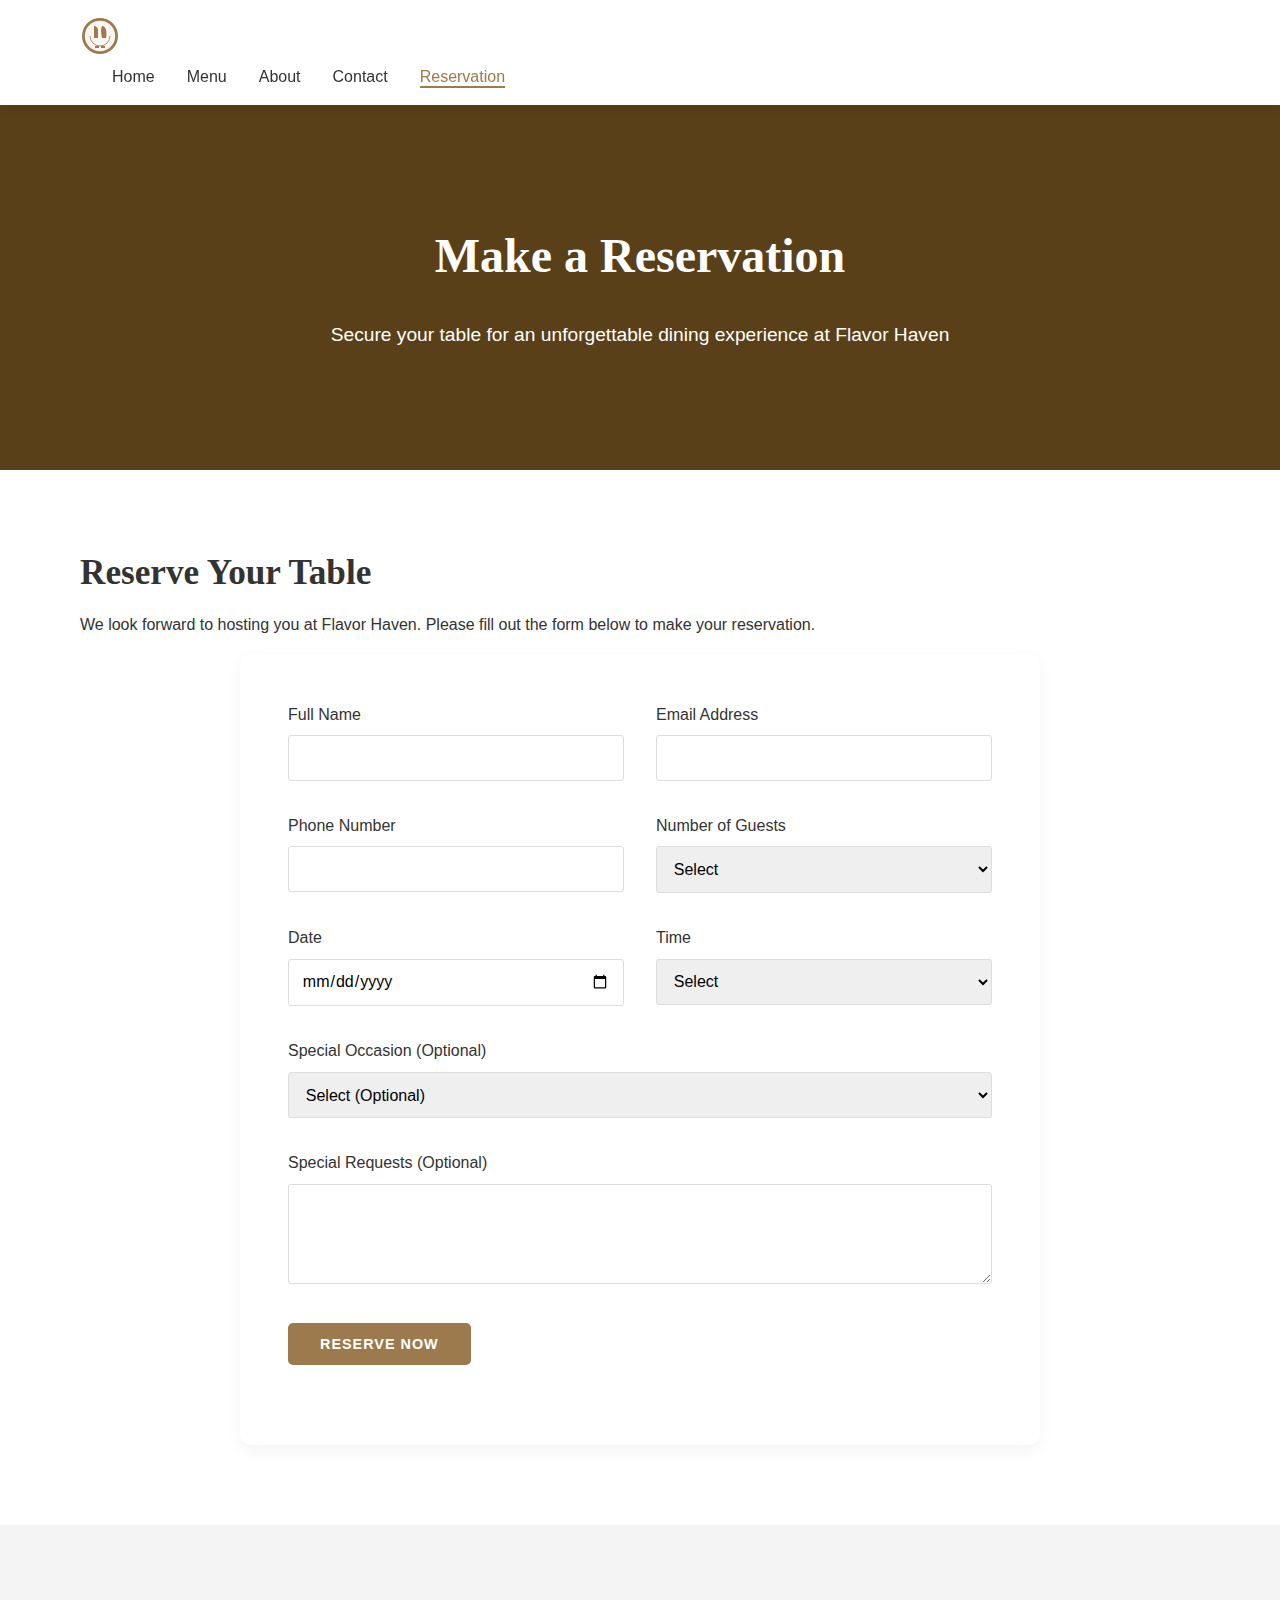
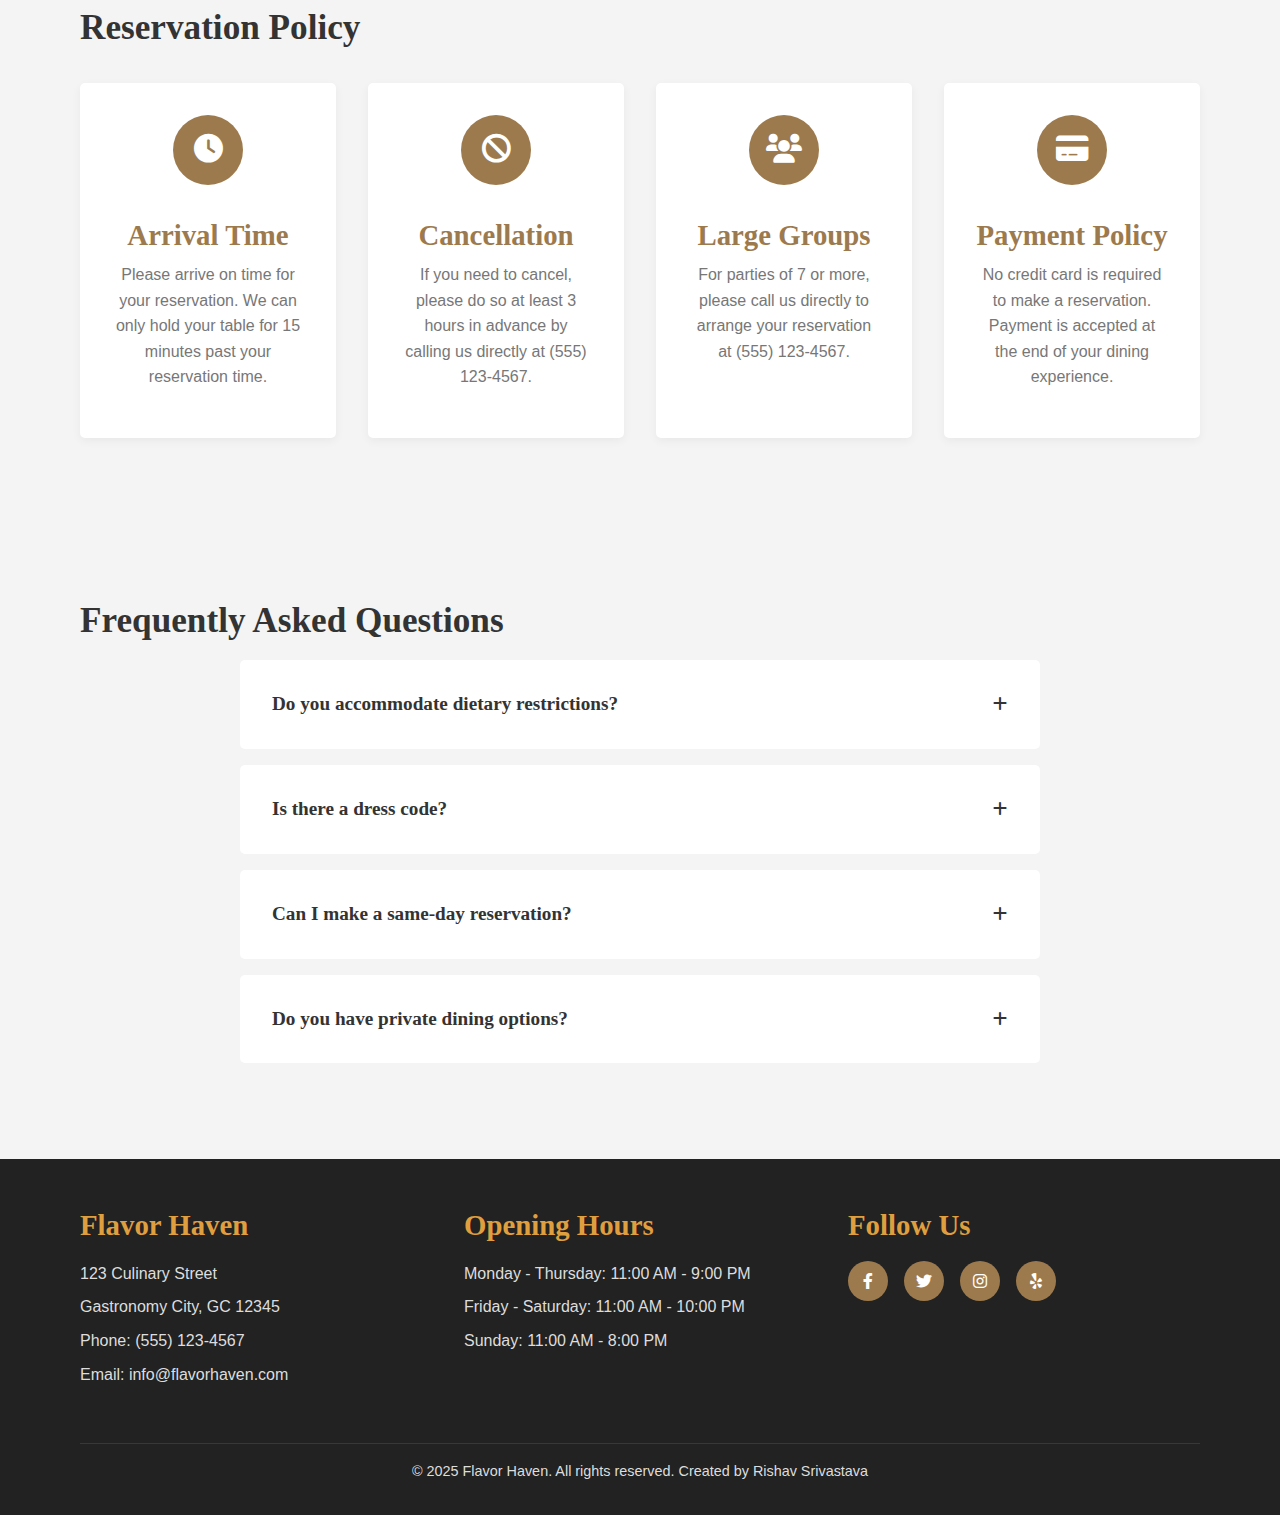
<file: reservation.html>
<!DOCTYPE html>
<html lang="en">
<head>
    <meta charset="UTF-8">
    <meta name="viewport" content="width=device-width, initial-scale=1.0">
    <title>Make a Reservation - Flavor Haven</title>
    <link rel="stylesheet" href="https://cdnjs.cloudflare.com/ajax/libs/font-awesome/6.0.0-beta3/css/all.min.css">
    <link rel="stylesheet" href="css/style.css">
</head>
<body>
    <!-- Header Section -->
    <header>
        <nav class="navbar">
            <div class="container">
                <a href="index.html" class="logo">
                    <img src="assets/logo.svg" alt="Flavor Haven Logo">
                </a>
                <ul class="nav-links">
                    <li><a href="index.html">Home</a></li>
                    <li><a href="menu.html">Menu</a></li>
                    <li><a href="about.html">About</a></li>
                    <li><a href="contact.html">Contact</a></li>
                    <li><a href="reservation.html" class="active">Reservation</a></li>
                </ul>
                <div class="hamburger">
                    <span class="bar"></span>
                    <span class="bar"></span>
                    <span class="bar"></span>
                </div>
            </div>
        </nav>
    </header>

    <!-- Page Banner -->
    <section class="page-banner">
        <div class="container">
            <h1>Make a Reservation</h1>
            <p>Secure your table for an unforgettable dining experience at Flavor Haven</p>
        </div>
    </section>

    <!-- Reservation Section -->
    <section class="reservation">
        <div class="container">
            <div class="section-header">
                <h2>Reserve Your Table</h2>
                <p>We look forward to hosting you at Flavor Haven. Please fill out the form below to make your reservation.</p>
            </div>
            <div class="form-container">
                <form id="reservationForm">
                    <div class="form-row">
                        <div class="form-group">
                            <label for="name">Full Name</label>
                            <input type="text" id="name" name="name" required>
                        </div>
                        <div class="form-group">
                            <label for="email">Email Address</label>
                            <input type="email" id="email" name="email" required>
                        </div>
                    </div>
                    <div class="form-row">
                        <div class="form-group">
                            <label for="phone">Phone Number</label>
                            <input type="tel" id="phone" name="phone" required>
                        </div>
                        <div class="form-group">
                            <label for="guests">Number of Guests</label>
                            <select id="guests" name="guests" required>
                                <option value="">Select</option>
                                <option value="1">1 Person</option>
                                <option value="2">2 People</option>
                                <option value="3">3 People</option>
                                <option value="4">4 People</option>
                                <option value="5">5 People</option>
                                <option value="6">6 People</option>
                                <option value="7+">7+ People</option>
                            </select>
                        </div>
                    </div>
                    <div class="form-row">
                        <div class="form-group">
                            <label for="date">Date</label>
                            <input type="date" id="date" name="date" required>
                        </div>
                        <div class="form-group">
                            <label for="time">Time</label>
                            <select id="time" name="time" required>
                                <option value="">Select</option>
                                <option value="11:00">11:00 AM</option>
                                <option value="11:30">11:30 AM</option>
                                <option value="12:00">12:00 PM</option>
                                <option value="12:30">12:30 PM</option>
                                <option value="13:00">1:00 PM</option>
                                <option value="13:30">1:30 PM</option>
                                <option value="18:00">6:00 PM</option>
                                <option value="18:30">6:30 PM</option>
                                <option value="19:00">7:00 PM</option>
                                <option value="19:30">7:30 PM</option>
                                <option value="20:00">8:00 PM</option>
                                <option value="20:30">8:30 PM</option>
                            </select>
                        </div>
                    </div>
                    <div class="form-group">
                        <label for="occasion">Special Occasion (Optional)</label>
                        <select id="occasion" name="occasion">
                            <option value="">Select (Optional)</option>
                            <option value="birthday">Birthday</option>
                            <option value="anniversary">Anniversary</option>
                            <option value="business">Business Dinner</option>
                            <option value="other">Other</option>
                        </select>
                    </div>
                    <div class="form-group">
                        <label for="requests">Special Requests (Optional)</label>
                        <textarea id="requests" name="requests" rows="4"></textarea>
                    </div>
                    <div class="form-group">
                        <button type="submit" class="btn btn-primary">Reserve Now</button>
                    </div>
                </form>
                <div class="form-success" id="reservationSuccess">
                    <i class="fas fa-check-circle"></i>
                    <h3>Reservation Request Submitted!</h3>
                    <p>Thank you for your reservation request. We will confirm your booking shortly via email or phone.</p>
                </div>
            </div>
        </div>
    </section>

    <!-- Reservation Policy Section -->
    <section class="reservation-policy">
        <div class="container">
            <div class="section-header">
                <h2>Reservation Policy</h2>
            </div>
            <div class="policy-container">
                <div class="policy-item">
                    <div class="policy-icon">
                        <i class="fas fa-clock"></i>
                    </div>
                    <h3>Arrival Time</h3>
                    <p>Please arrive on time for your reservation. We can only hold your table for 15 minutes past your reservation time.</p>
                </div>
                <div class="policy-item">
                    <div class="policy-icon">
                        <i class="fas fa-ban"></i>
                    </div>
                    <h3>Cancellation</h3>
                    <p>If you need to cancel, please do so at least 3 hours in advance by calling us directly at (555) 123-4567.</p>
                </div>
                <div class="policy-item">
                    <div class="policy-icon">
                        <i class="fas fa-users"></i>
                    </div>
                    <h3>Large Groups</h3>
                    <p>For parties of 7 or more, please call us directly to arrange your reservation at (555) 123-4567.</p>
                </div>
                <div class="policy-item">
                    <div class="policy-icon">
                        <i class="fas fa-credit-card"></i>
                    </div>
                    <h3>Payment Policy</h3>
                    <p>No credit card is required to make a reservation. Payment is accepted at the end of your dining experience.</p>
                </div>
            </div>
        </div>
    </section>

    <!-- FAQ Section -->
    <section class="faq">
        <div class="container">
            <div class="section-header">
                <h2>Frequently Asked Questions</h2>
            </div>
            <div class="faq-list">
                <div class="faq-item">
                    <div class="faq-question">
                        <h3>Do you accommodate dietary restrictions?</h3>
                        <i class="fas fa-plus"></i>
                    </div>
                    <div class="faq-answer">
                        <p>Yes, we are happy to accommodate dietary restrictions and allergies. Please mention your specific needs in the "Special Requests" field when making your reservation, or inform your server.</p>
                    </div>
                </div>
                <div class="faq-item">
                    <div class="faq-question">
                        <h3>Is there a dress code?</h3>
                        <i class="fas fa-plus"></i>
                    </div>
                    <div class="faq-answer">
                        <p>We suggest smart casual attire. While we don't enforce a strict dress code, we appreciate when our guests dress appropriately for a fine dining experience.</p>
                    </div>
                </div>
                <div class="faq-item">
                    <div class="faq-question">
                        <h3>Can I make a same-day reservation?</h3>
                        <i class="fas fa-plus"></i>
                    </div>
                    <div class="faq-answer">
                        <p>Yes, you can make same-day reservations based on availability. For the best chance of securing a table, we recommend booking in advance, especially for weekend dining.</p>
                    </div>
                </div>
                <div class="faq-item">
                    <div class="faq-question">
                        <h3>Do you have private dining options?</h3>
                        <i class="fas fa-plus"></i>
                    </div>
                    <div class="faq-answer">
                        <p>Yes, we offer private dining rooms for special events. Please contact us directly at (555) 123-4567 or email us at events@flavorhaven.com to discuss your private dining needs.</p>
                    </div>
                </div>
            </div>
        </div>
    </section>

    <!-- Footer -->
    <footer>
        <div class="container">
            <div class="footer-content">
                <div class="footer-info">
                    <h3>Flavor Haven</h3>
                    <p>123 Culinary Street</p>
                    <p>Gastronomy City, GC 12345</p>
                    <p>Phone: (555) 123-4567</p>
                    <p>Email: info@flavorhaven.com</p>
                </div>
                <div class="footer-hours">
                    <h3>Opening Hours</h3>
                    <p>Monday - Thursday: 11:00 AM - 9:00 PM</p>
                    <p>Friday - Saturday: 11:00 AM - 10:00 PM</p>
                    <p>Sunday: 11:00 AM - 8:00 PM</p>
                </div>
                <div class="footer-social">
                    <h3>Follow Us</h3>
                    <div class="social-icons">
                        <a href="#"><i class="fab fa-facebook-f"></i></a>
                        <a href="#"><i class="fab fa-twitter"></i></a>
                        <a href="#"><i class="fab fa-instagram"></i></a>
                        <a href="#"><i class="fab fa-yelp"></i></a>
                    </div>
                </div>
            </div>
            <div class="footer-bottom">
                <p>&copy; 2025 Flavor Haven. All rights reserved. Created by Rishav Srivastava</p>
            </div>
        </div>
    </footer>

    <script src="js/script.js"></script>
</body>
</html>
</file>
<file: css/style.css>
/* ===== GLOBAL STYLES ===== */
:root {
    /* Color Palette */
    --primary-color: #9c7a4d;
    --secondary-color: #6d4c3d;
    --accent-color: #e09f3e;
    --background-color: #f9f5f0;
    --text-dark: #333333;
    --text-light: #777777;
    --white: #ffffff;
    --black: #222222;
    --gray-light: #f4f4f4;
    --gray: #dddddd;
    
    /* Typography */
    --heading-font: 'Playfair Display', serif;
    --body-font: 'Roboto', sans-serif;
    
    /* Spacing */
    --spacing-xs: 0.5rem;
    --spacing-sm: 1rem;
    --spacing-md: 2rem;
    --spacing-lg: 3rem;
    --spacing-xl: 5rem;
    
    /* Border Radius */
    --border-radius-sm: 3px;
    --border-radius-md: 5px;
    --border-radius-lg: 10px;
    
    /* Transitions */
    --transition-fast: 0.3s ease;
    --transition-medium: 0.5s ease;
}

* {
    margin: 0;
    padding: 0;
    box-sizing: border-box;
}

html {
    scroll-behavior: smooth;
}

body {
    font-family: var(--body-font);
    font-size: 16px;
    line-height: 1.6;
    color: var(--text-dark);
    background-color: var(--background-color);
}

h1, h2, h3, h4, h5, h6 {
    font-family: var(--heading-font);
    font-weight: 700;
    line-height: 1.3;
    margin-bottom: var(--spacing-sm);
}

h1 {
    font-size: 2.8rem;
}

h2 {
    font-size: 2.2rem;
}

h3 {
    font-size: 1.8rem;
}

p {
    margin-bottom: var(--spacing-sm);
}

a {
    color: var(--primary-color);
    text-decoration: none;
    transition: color var(--transition-fast);
}

a:hover {
    color: var(--accent-color);
}

ul {
    list-style: none;
}

img {
    max-width: 100%;
    height: auto;
}

.container {
    width: 90%;
    max-width: 1200px;
    margin: 0 auto;
    padding: 0 var(--spacing-sm);
}

.section-title {
    text-align: center;
    margin-bottom: var(--spacing-lg);
    position: relative;
    padding-bottom: var(--spacing-sm);
}

.section-title:after {
    content: '';
    position: absolute;
    bottom: 0;
    left: 50%;
    transform: translateX(-50%);
    width: 80px;
    height: 3px;
    background-color: var(--accent-color);
}

/* ===== BUTTONS ===== */
.btn {
    display: inline-block;
    padding: 0.8rem 2rem;
    border-radius: var(--border-radius-md);
    font-weight: 700;
    text-transform: uppercase;
    letter-spacing: 1px;
    cursor: pointer;
    transition: all var(--transition-fast);
    border: none;
    font-size: 0.9rem;
}

.btn-primary {
    background-color: var(--primary-color);
    color: var(--white);
}

.btn-primary:hover {
    background-color: var(--secondary-color);
    color: var(--white);
}

.btn-secondary {
    background-color: transparent;
    color: var(--primary-color);
    border: 2px solid var(--primary-color);
}

.btn-secondary:hover {
    background-color: var(--primary-color);
    color: var(--white);
}

.btn-tertiary {
    background-color: var(--accent-color);
    color: var(--white);
}

.btn-tertiary:hover {
    background-color: var(--secondary-color);
}

/* ===== HEADER & NAVIGATION ===== */
header {
    background-color: var(--white);
    box-shadow: 0 2px 10px rgba(0, 0, 0, 0.1);
    position: sticky;
    top: 0;
    z-index: 100;
}

nav {
    display: flex;
    justify-content: space-between;
    align-items: center;
    padding: var(--spacing-sm) 0;
}

.logo a {
    display: flex;
    align-items: center;
    font-family: var(--heading-font);
    font-size: 1.8rem;
    font-weight: 700;
    color: var(--primary-color);
}

.logo img {
    height: 40px;
    margin-right: var(--spacing-xs);
}

.nav-links {
    display: flex;
}

.nav-links li {
    margin-left: var(--spacing-md);
}

.nav-links a {
    position: relative;
    color: var(--text-dark);
    font-weight: 500;
    padding-bottom: 3px;
}

.nav-links a:hover,
.nav-links a.active {
    color: var(--primary-color);
}

.nav-links a:after {
    content: '';
    position: absolute;
    width: 0;
    height: 2px;
    bottom: 0;
    left: 0;
    background-color: var(--primary-color);
    transition: width var(--transition-fast);
}

.nav-links a:hover:after,
.nav-links a.active:after {
    width: 100%;
}

.hamburger {
    display: none;
    cursor: pointer;
}

.bar {
    width: 25px;
    height: 3px;
    background-color: var(--text-dark);
    margin: 5px 0;
    transition: all var(--transition-fast);
}

/* ===== HERO SECTION ===== */
.hero {
    background: linear-gradient(rgba(0, 0, 0, 0.5), rgba(0, 0, 0, 0.5)), var(--primary-color);
    height: 80vh;
    display: flex;
    align-items: center;
    color: var(--white);
    text-align: center;
}

.hero-content {
    max-width: 800px;
    margin: 0 auto;
}

.hero h1 {
    font-size: 3.5rem;
    margin-bottom: var(--spacing-md);
}

.hero p {
    font-size: 1.2rem;
    margin-bottom: var(--spacing-md);
}

.cta-buttons {
    display: flex;
    justify-content: center;
    gap: var(--spacing-sm);
}

/* ===== PAGE BANNER ===== */
.page-banner {
    background: linear-gradient(rgba(0, 0, 0, 0.6), rgba(0, 0, 0, 0.6)), var(--accent-color);
    padding: calc(var(--spacing-xl) * 1.5) 0;
    text-align: center;
    color: var(--white);
}

.page-banner h1 {
    margin-bottom: var(--spacing-md);
    font-size: 3rem;
}

.page-banner p {
    font-size: 1.2rem;
    max-width: 800px;
    margin: 0 auto;
}

/* ===== FEATURED SECTION ===== */
.featured {
    padding: var(--spacing-xl) 0;
}

.featured-grid {
    display: grid;
    grid-template-columns: repeat(auto-fit, minmax(300px, 1fr));
    grid-gap: var(--spacing-md);
}

.featured-item {
    background-color: var(--white);
    border-radius: var(--border-radius-lg);
    padding: var(--spacing-md);
    text-align: center;
    box-shadow: 0 5px 15px rgba(0, 0, 0, 0.05);
    transition: transform var(--transition-fast);
}

.featured-item:hover {
    transform: translateY(-10px);
}

.featured-img {
    width: 100px;
    height: 100px;
    background-color: var(--primary-color);
    color: var(--white);
    border-radius: 50%;
    margin: 0 auto var(--spacing-md);
    display: flex;
    align-items: center;
    justify-content: center;
}

.featured-icon {
    font-size: 2.5rem;
}

.featured-item h3 {
    color: var(--primary-color);
    margin-bottom: var(--spacing-xs);
}

/* ===== ABOUT PREVIEW SECTION ===== */
.about-preview {
    padding: var(--spacing-xl) 0;
    background-color: var(--gray-light);
}

.about-content {
    max-width: 800px;
    margin: 0 auto;
    text-align: center;
}

/* ===== TESTIMONIALS SECTION ===== */
.testimonials {
    padding: var(--spacing-xl) 0;
    background-color: var(--white);
}

.testimonial-carousel {
    max-width: 800px;
    margin: 0 auto;
}

.testimonial-item {
    text-align: center;
    padding: var(--spacing-md);
}

.testimonial-text {
    margin-bottom: var(--spacing-md);
    position: relative;
}

.testimonial-text i {
    color: var(--accent-color);
    font-size: 2rem;
    display: block;
    margin-bottom: var(--spacing-sm);
}

.testimonial-text p {
    font-size: 1.2rem;
    font-style: italic;
}

.testimonial-author p {
    font-weight: 700;
    color: var(--primary-color);
}

/* ===== CTA SECTION ===== */
.cta {
    padding: var(--spacing-xl) 0;
    text-align: center;
    background: linear-gradient(rgba(0, 0, 0, 0.7), rgba(0, 0, 0, 0.7)), var(--primary-color);
    color: var(--white);
}

.cta h2 {
    margin-bottom: var(--spacing-xs);
}

.cta p {
    margin-bottom: var(--spacing-md);
}

/* ===== FOOTER ===== */
footer {
    background-color: var(--black);
    color: var(--white);
    padding: var(--spacing-lg) 0 var(--spacing-sm);
}

.footer-content {
    display: grid;
    grid-template-columns: repeat(auto-fit, minmax(250px, 1fr));
    grid-gap: var(--spacing-md);
    margin-bottom: var(--spacing-lg);
}

.footer-info h3,
.footer-hours h3,
.footer-social h3 {
    color: var(--accent-color);
    margin-bottom: var(--spacing-sm);
}

.footer-info p,
.footer-hours p {
    margin-bottom: var(--spacing-xs);
    color: var(--gray);
}

.social-icons {
    display: flex;
    gap: var(--spacing-sm);
}

.social-icons a {
    display: inline-flex;
    align-items: center;
    justify-content: center;
    width: 40px;
    height: 40px;
    background-color: var(--primary-color);
    color: var(--white);
    border-radius: 50%;
    transition: background-color var(--transition-fast);
}

.social-icons a:hover {
    background-color: var(--accent-color);
}

.footer-bottom {
    text-align: center;
    padding-top: var(--spacing-sm);
    border-top: 1px solid rgba(255, 255, 255, 0.1);
    color: var(--gray);
    font-size: 0.9rem;
}

/* ===== MENU PAGE ===== */
.menu-navigation {
    background-color: var(--white);
    padding: var(--spacing-md) 0;
    position: sticky;
    top: 70px;
    z-index: 90;
    box-shadow: 0 2px 10px rgba(0, 0, 0, 0.1);
}

.menu-nav-items {
    display: flex;
    justify-content: center;
    flex-wrap: wrap;
    gap: var(--spacing-sm);
}

.menu-nav-item {
    padding: 0.5rem 1.5rem;
    border-radius: var(--border-radius-md);
    background-color: var(--gray-light);
    color: var(--text-dark);
    transition: all var(--transition-fast);
}

.menu-nav-item:hover,
.menu-nav-item.active {
    background-color: var(--primary-color);
    color: var(--white);
}

.menu-section {
    padding: var(--spacing-xl) 0;
}

.menu-section:nth-child(odd) {
    background-color: var(--gray-light);
}

.menu-grid {
    display: grid;
    grid-template-columns: repeat(auto-fit, minmax(300px, 1fr));
    grid-gap: var(--spacing-md);
}

.menu-item {
    background-color: var(--white);
    border-radius: var(--border-radius-md);
    padding: var(--spacing-md);
    box-shadow: 0 3px 10px rgba(0, 0, 0, 0.05);
    transition: transform var(--transition-fast);
}

.menu-item:hover {
    transform: translateY(-5px);
}

.menu-item-header {
    display: flex;
    justify-content: space-between;
    align-items: center;
    margin-bottom: var(--spacing-xs);
    border-bottom: 1px dashed var(--gray);
    padding-bottom: var(--spacing-xs);
}

.menu-item h3 {
    color: var(--primary-color);
    margin-bottom: 0;
    font-size: 1.3rem;
}

.price {
    font-family: var(--heading-font);
    font-weight: 700;
    color: var(--accent-color);
    font-size: 1.2rem;
}

.description {
    color: var(--text-light);
}

/* ===== ABOUT PAGE ===== */
.about-story,
.about-philosophy,
.team,
.achievements {
    padding: var(--spacing-xl) 0;
}

.about-story,
.team {
    background-color: var(--white);
}

.about-philosophy,
.achievements {
    background-color: var(--gray-light);
}

.about-content {
    display: flex;
    align-items: center;
    gap: var(--spacing-lg);
}

.about-text {
    flex: 1;
}

.about-text h2 {
    text-align: left;
    margin-bottom: var(--spacing-sm);
}

.about-text h2:after {
    left: 0;
    transform: none;
}

.about-image {
    flex: 1;
}

.about-content.reverse {
    flex-direction: row-reverse;
}

.placeholder-img {
    width: 100%;
    padding-top: 75%; /* Aspect ratio 4:3 */
    background-color: var(--gray);
    border-radius: var(--border-radius-md);
    position: relative;
    overflow: hidden;
}

.placeholder-img i {
    position: absolute;
    top: 50%;
    left: 50%;
    transform: translate(-50%, -50%);
    font-size: 4rem;
    color: var(--primary-color);
}

.team-grid {
    display: grid;
    grid-template-columns: repeat(auto-fit, minmax(250px, 1fr));
    grid-gap: var(--spacing-md);
}

.team-member {
    background-color: var(--white);
    border-radius: var(--border-radius-md);
    padding: var(--spacing-md);
    text-align: center;
    box-shadow: 0 3px 10px rgba(0, 0, 0, 0.05);
}

.team-img {
    width: 120px;
    height: 120px;
    background-color: var(--gray);
    border-radius: 50%;
    margin: 0 auto var(--spacing-md);
    display: flex;
    align-items: center;
    justify-content: center;
}

.team-img i {
    font-size: 3rem;
    color: var(--primary-color);
}

.team-member h3 {
    color: var(--primary-color);
    margin-bottom: 5px;
}

.position {
    color: var(--accent-color);
    font-weight: 500;
    margin-bottom: var(--spacing-sm);
}

.bio {
    color: var(--text-light);
}

.achievements-grid {
    display: grid;
    grid-template-columns: repeat(auto-fit, minmax(250px, 1fr));
    grid-gap: var(--spacing-md);
}

.achievement-item {
    padding: var(--spacing-md);
    background-color: var(--white);
    border-radius: var(--border-radius-md);
    text-align: center;
    box-shadow: 0 3px 10px rgba(0, 0, 0, 0.05);
}

.achievement-item i {
    font-size: 2.5rem;
    color: var(--accent-color);
    margin-bottom: var(--spacing-sm);
}

.achievement-item h3 {
    color: var(--primary-color);
    margin-bottom: 5px;
}

/* ===== CONTACT PAGE ===== */
.contact-info {
    padding: var(--spacing-xl) 0;
    background-color: var(--white);
}

.contact-grid {
    display: grid;
    grid-template-columns: repeat(auto-fit, minmax(250px, 1fr));
    grid-gap: var(--spacing-md);
}

.contact-card {
    padding: var(--spacing-md);
    text-align: center;
    background-color: var(--gray-light);
    border-radius: var(--border-radius-md);
}

.contact-icon {
    width: 70px;
    height: 70px;
    background-color: var(--primary-color);
    color: var(--white);
    border-radius: 50%;
    margin: 0 auto var(--spacing-md);
    display: flex;
    align-items: center;
    justify-content: center;
}

.contact-icon i {
    font-size: 1.8rem;
}

.contact-card h3 {
    color: var(--primary-color);
    margin-bottom: var(--spacing-xs);
}

.contact-card p {
    margin-bottom: 5px;
    color: var(--text-light);
}

.contact-form-section,
.reservation {
    padding: var(--spacing-xl) 0;
}

.contact-form-section {
    background-color: var(--gray-light);
}

.form-container {
    max-width: 800px;
    margin: 0 auto;
    background-color: var(--white);
    border-radius: var(--border-radius-lg);
    padding: var(--spacing-lg);
    box-shadow: 0 5px 15px rgba(0, 0, 0, 0.05);
}

.form-group {
    margin-bottom: var(--spacing-md);
}

.form-row {
    display: grid;
    grid-template-columns: 1fr 1fr;
    grid-gap: var(--spacing-md);
}

label {
    display: block;
    margin-bottom: var(--spacing-xs);
    font-weight: 500;
}

input,
select,
textarea {
    width: 100%;
    padding: 0.8rem;
    border: 1px solid var(--gray);
    border-radius: var(--border-radius-sm);
    font-family: var(--body-font);
    font-size: 1rem;
}

textarea {
    resize: vertical;
}

input:focus,
select:focus,
textarea:focus {
    outline: none;
    border-color: var(--primary-color);
}

.form-success {
    text-align: center;
    display: none;
}

.form-success i {
    font-size: 3rem;
    color: green;
    margin-bottom: var(--spacing-sm);
}

.map-section {
    padding: var(--spacing-xl) 0;
}

.map-container {
    height: 400px;
    border-radius: var(--border-radius-md);
    overflow: hidden;
}

.map-placeholder {
    width: 100%;
    height: 100%;
    background-color: var(--gray);
    display: flex;
    flex-direction: column;
    align-items: center;
    justify-content: center;
    color: var(--text-light);
}

.map-placeholder i {
    font-size: 3rem;
    margin-bottom: var(--spacing-sm);
    color: var(--primary-color);
}

/* ===== RESERVATION PAGE ===== */
.reservation {
    background-color: var(--white);
}

.reservation-policy {
    padding: var(--spacing-xl) 0;
    background-color: var(--gray-light);
}

.policy-container {
    display: grid;
    grid-template-columns: repeat(auto-fit, minmax(250px, 1fr));
    grid-gap: var(--spacing-md);
    margin-top: var(--spacing-md);
}

.policy-item {
    background-color: var(--white);
    border-radius: var(--border-radius-md);
    padding: var(--spacing-md);
    text-align: center;
    box-shadow: 0 3px 10px rgba(0, 0, 0, 0.05);
    transition: transform var(--transition-fast);
}

.policy-item:hover {
    transform: translateY(-5px);
}

.policy-icon {
    width: 70px;
    height: 70px;
    background-color: var(--primary-color);
    color: var(--white);
    border-radius: 50%;
    margin: 0 auto var(--spacing-md);
    display: flex;
    align-items: center;
    justify-content: center;
}

.policy-icon i {
    font-size: 1.8rem;
}

.policy-item h3 {
    color: var(--primary-color);
    margin-bottom: var(--spacing-xs);
}

.policy-item p {
    color: var(--text-light);
}

/* ===== FAQ SECTION ===== */
.faq {
    padding: var(--spacing-xl) 0;
    background-color: var(--gray-light);
}

.faq-list {
    max-width: 800px;
    margin: 0 auto;
}

.faq-item {
    background-color: var(--white);
    border-radius: var(--border-radius-md);
    margin-bottom: var(--spacing-sm);
    overflow: hidden;
}

.faq-question {
    padding: var(--spacing-md);
    cursor: pointer;
    display: flex;
    justify-content: space-between;
    align-items: center;
}

.faq-question h3 {
    margin-bottom: 0;
    font-size: 1.2rem;
}

.faq-answer {
    padding: 0 var(--spacing-md) var(--spacing-md);
    display: none;
}

.faq-item.active .faq-answer {
    display: block;
}

.faq-item.active .faq-question i {
    transform: rotate(45deg);
}

/* ===== RESPONSIVE DESIGN ===== */
@media (max-width: 992px) {
    h1 {
        font-size: 2.5rem;
    }
    
    h2 {
        font-size: 2rem;
    }
    
    .hero h1 {
        font-size: 3rem;
    }
    
    .about-content {
        flex-direction: column;
    }
    
    .about-content.reverse {
        flex-direction: column;
    }
    
    .about-text,
    .about-image {
        flex: none;
        width: 100%;
    }
    
    .about-text {
        margin-bottom: var(--spacing-md);
    }
}

@media (max-width: 768px) {
    .container {
        width: 95%;
    }
    
    .nav-links {
        position: fixed;
        top: 70px;
        left: -100%;
        width: 100%;
        height: calc(100vh - 70px);
        background-color: var(--white);
        flex-direction: column;
        align-items: center;
        justify-content: flex-start;
        padding-top: var(--spacing-lg);
        transition: left var(--transition-medium);
    }
    
    .nav-links.active {
        left: 0;
    }
    
    .nav-links li {
        margin: 0 0 var(--spacing-md) 0;
    }
    
    .hamburger {
        display: block;
    }
    
    .hamburger.active .bar:nth-child(1) {
        transform: translateY(8px) rotate(45deg);
    }
    
    .hamburger.active .bar:nth-child(2) {
        opacity: 0;
    }
    
    .hamburger.active .bar:nth-child(3) {
        transform: translateY(-8px) rotate(-45deg);
    }
    
    .hero {
        height: 70vh;
    }
    
    .hero h1 {
        font-size: 2.5rem;
    }
    
    .cta-buttons {
        flex-direction: column;
        gap: var(--spacing-sm);
    }
    
    .form-row {
        grid-template-columns: 1fr;
    }
}

@media (max-width: 576px) {
    h1 {
        font-size: 2.2rem;
    }
    
    h2 {
        font-size: 1.8rem;
    }
    
    h3 {
        font-size: 1.5rem;
    }
    
    .hero h1 {
        font-size: 2.2rem;
    }
    
    .hero {
        height: 60vh;
    }
    
    .featured-grid,
    .menu-grid,
    .team-grid,
    .achievements-grid,
    .contact-grid {
        grid-template-columns: 1fr;
    }
    
    .form-container {
        padding: var(--spacing-md);
    }
}
</file>
